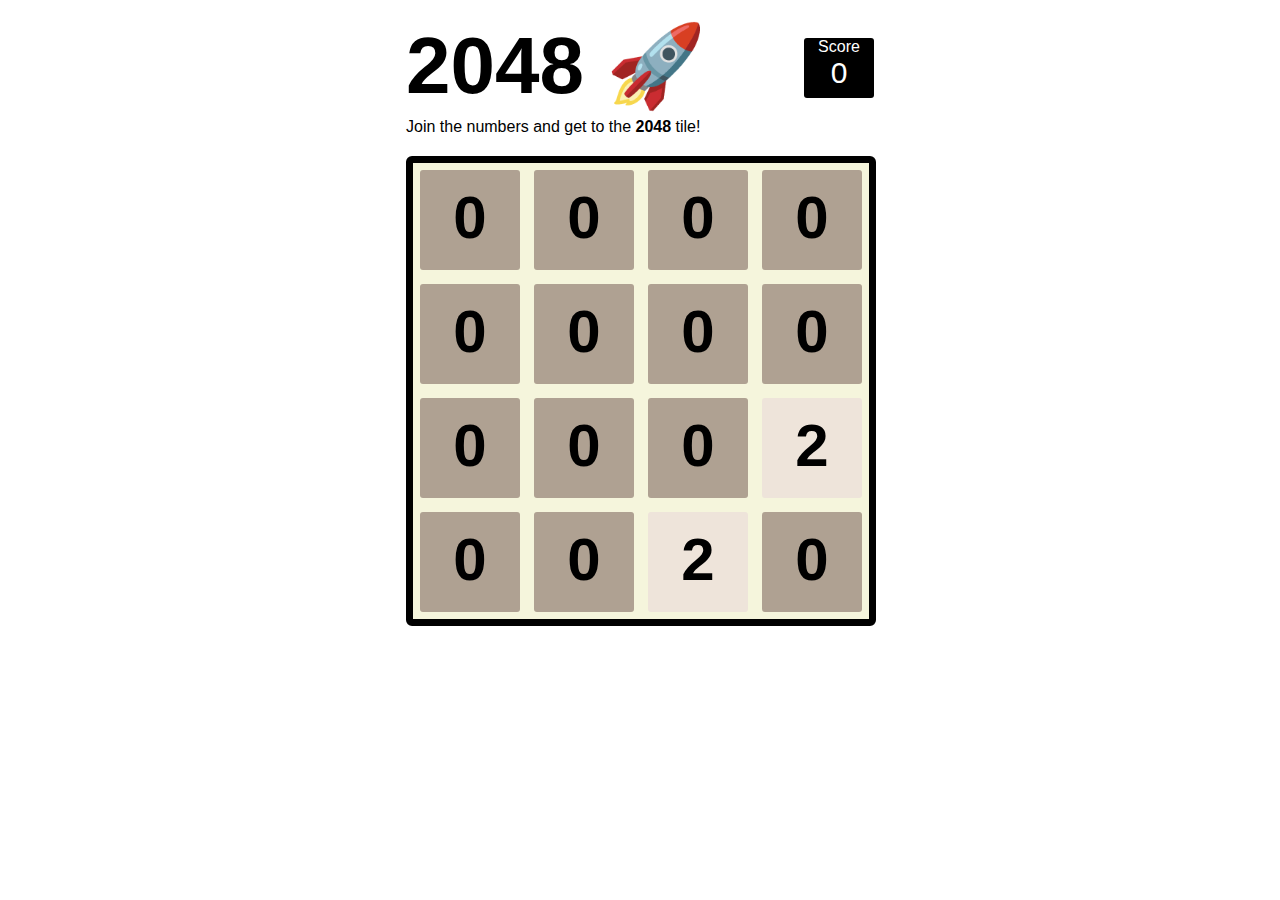
<file: CollectionOfgames/2048/index.html>
<!DOCTYPE html>
<html lang="en">
<head>
    <meta charset="UTF-8">
    <meta http-equiv="X-UA-Compatible" content="IE=edge">
    <meta name="viewport" content="width=device-width, initial-scale=1.0">

    <title>2048</title>
    <link href="style.css" rel="stylesheet" >
</head>

<body>
    <div class="container">
        <div class="info">
            <h1>2048 🚀</h1>
        <div class="score-container">
            <div class="score-title">Score</div>
                <span id="score">0</span>
        </div>
        </div>

        <span id="result">
        Join the numbers and get to the <b>2048</b> tile!</span>
        <div class="grid"></div>
    </div>

    <script src="script.js"></script>
</body>
</html>
</file>
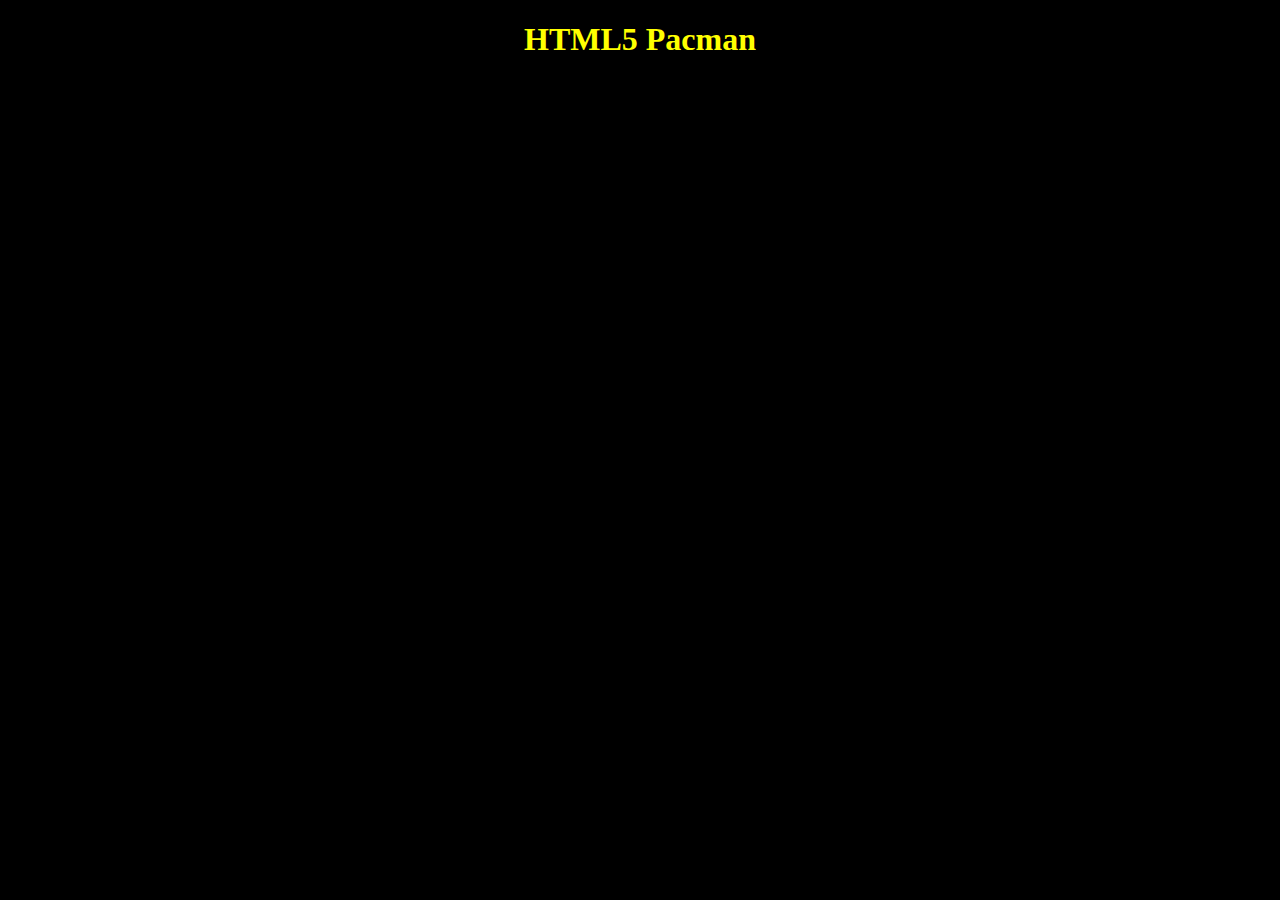
<file: CollectionOfgames/Pacman/index.html>
<!DOCTYPE html>
<html lang="en"
<head>
<title>Pacman</title>
</head>
<body>
<div id="shim">shim for font face</div>
<link rel="stylesheet" href="styles.css">

<h1>HTML5 Pacman</h1>

<div id="pacman"></div>
<script scr="main.js"
</body>
</html>
</file>
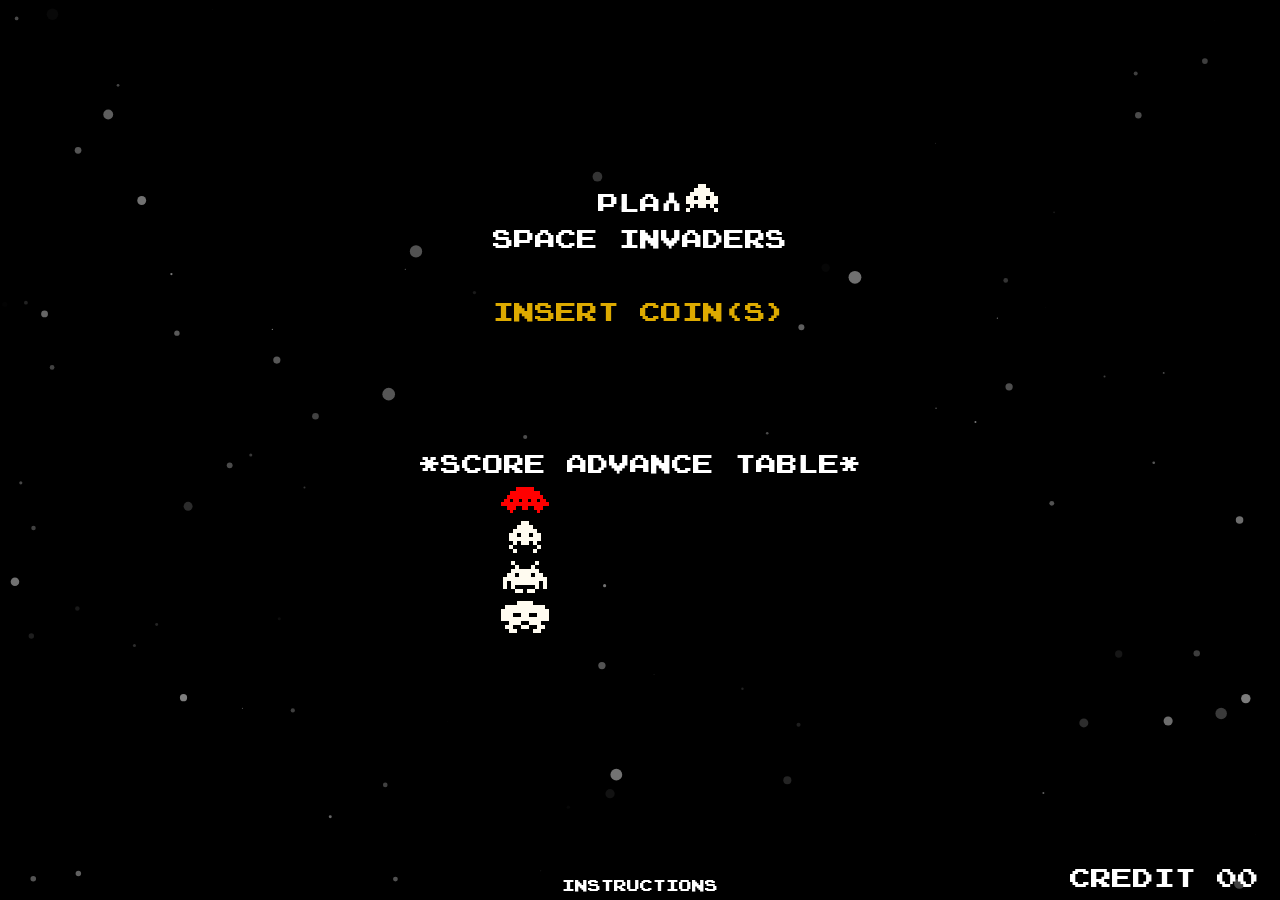
<file: SpaceInvaders.htm>
<!DOCTYPE html>
<html>
  <head>
		<title>Space Invaders</title>
		<meta http-equiv="Content-type" content="text/html; charset=utf-8"> 
		<style type="text/css">
			@font-face {
				font-family: "Press Start 2P";
				src:	url([data-uri]) format('woff'),
						url([data-uri]) format('truetype');
				font-weight: normal;
				font-style: normal;
			}	

			* {margin: 0; padding: 0;}


			html, body {width: 100%; height: 100%; text-align: center; overflow: hidden;}
			canvas {display: block; width: 100%; height: 100%; background: #000; overflow: hidden;}
			#game {width: 100%; height: 100%; overflow: hidden; position: relative;}	


			ol li {list-style-position: inside; line-height: 1.5em;}					
			p {font-family: 'Press Start 2P', cursive;}
			p.text {display: block; color: #fff; font-family: 'Press Start 2P', cursive; font-weight: normal; font-size: 1.3em; text-transform: uppercase; padding: 0; margin: 0;}
			p.menuText {line-height: 2em;}
			p.instructionsText {padding-bottom: 0.5em;}		
			p.scoreText {padding-bottom: 1em;} 
			p.scoreAdvanceText {line-height: 1.5em;} 
			p.creditText, p.livesText {padding: 0 1em 0.5em 0;}
			p.menuHeaderText {font-weight: bold; font-size: 2em; line-height: 3em;}
			p.smallText {font-size: 0.8em; line-height: 2em;}
			p#insertCoins {line-height: 2em;margin-top: 2em;}
			p#copyright {padding-bottom: 0.5em;}
			p#copyright a {text-decoration: none; color: #fff;}
			div.field {display: block; position: absolute; text-align: center;}			
			div.livesField {padding-left: 1em;}
			div.scoreField {padding: 1em;}
			div.menuFieldFrame {padding: 3em; border: 3px solid #0f0; background: #000;}
			div.instructionsFieldFrame {padding: 3em; border: 3px solid #0f0; background: #000; text-align: left;}
			.clickText {cursor: pointer;}
			p#copyright a:hover, .clickText:hover {color: #0f0;}

			/*===================================
				"play" and alien intro animations
			===================================*/ 
			p#play {
				display: block;
				overflow: hidden;
			}			
			#span_container {
				display: inline-block;
				position: relative;	
				line-height: 50px;
				transition: left 4s linear 2s;	
				-webkit-transition: left 4s linear 2s;	
				-moz-transition: left 4s linear 2s;	
			}			
			#span_y {
				display: inline-block;
				position: relative;
				top: -5px;
				transform: rotate(180deg);
				-webkit-transform: rotate(180deg);
				-moz-transform: rotate(180deg);
			}
			#span_y.end {
				top: 0px;
				transform: rotate(0deg);
				-webkit-transform: rotate(0deg);
				-moz-transform: rotate(0deg);
			}			
			#span_img {
				display: inline-block;
				width: 32px;
				height: 32px;
				position: absolute;
				margin-left: 25px;
				background-position: -4px 0px;
				background-repeat: no-repeat;
			}
			#span_img.slide {
				-webkit-transition: left 4s linear 1s;				
				-webkit-animation: animate 8s infinite;
				-moz-transition: left 4s linear 1s;				
				-moz-animation: animate 8s infinite;
				transition: left 4s linear 1s;				
				animation: animate 8s infinite;
			}
			#span_img.end {
				transition: opacity 1s linear 1s;	
				-webkit-transition: opacity 1s linear 1s;
				-moz-transition: opacity 1s linear 1s;				
			}
			@-webkit-keyframes animate {
				0%  	{background-position: -4px 0px;}
				1.99%  	{background-position: -4px 0px;}
				2% 		{background-position: -40px 0px;}
				3.99% 	{background-position: -40px 0px;}
				4% 		{background-position: -4px 0px;}
				5.99% 	{background-position: -4px 0px;}
				6% 		{background-position: -40px 0px;}
				7.99% 	{background-position: -40px 0px;}	
				8% 		{background-position: -4px 0px;}
				9.99% 	{background-position: -4px 0px;}
				10% 	{background-position: -40px 0px;}
				11.99% 	{background-position: -40px 0px;}
				12% 	{background-position: -4px 0px;}
				13.99% 	{background-position: -4px 0px;}
				14% 	{background-position: -40px 0px;}
				15.99% 	{background-position: -40px 0px;}	
				16% 	{background-position: -4px 0px;}
				17.99% 	{background-position: -4px 0px;}
				18% 	{background-position: -40px 0px;}
				19.99% 	{background-position: -40px 0px;}				
				20% 	{background-position: -4px 0px;}
				21.99% 	{background-position: -4px 0px;}
				22% 	{background-position: -40px 0px;}
				23.99% 	{background-position: -40px 0px;}
				24% 	{background-position: -4px 0px;}
				25.99% 	{background-position: -4px 0px;}
				26% 	{background-position: -40px 0px;}
				27.99% 	{background-position: -40px 0px;}
				28% 	{background-position: -4px 0px;}
				29.99% 	{background-position: -4px 0px;}
				30% 	{background-position: -40px 0px;}
				31.99% 	{background-position: -40px 0px;}
				32% 	{background-position: -4px 0px;}
				33.99% 	{background-position: -4px 0px;}
				34% 	{background-position: -40px 0px;}
				35.99% 	{background-position: -40px 0px;}
				36% 	{background-position: -4px 0px;}
				37.99% 	{background-position: -4px 0px;}
				38% 	{background-position: -40px 0px;}
				39.99% 	{background-position: -40px 0px;}
				40% 	{background-position: -4px 0px;}
				41.99% 	{background-position: -4px 0px;}				
				42% 	{background-position: -40px 0px;}
				43.99% 	{background-position: -40px 0px;}	
				44% 	{background-position: -4px 0px;}
				45.99% 	{background-position: -4px 0px;}	
				46% 	{background-position: -40px 0px;}
				47.99% 	{background-position: -40px 0px;}	
				48% 	{background-position: -4px 0px;}
				49.99% 	{background-position: -4px 0px;}	
				50% 	{background-position: -40px 0px;}
				51.99% 	{background-position: -40px 0px;}	
				52% 	{background-position: -4px 0px;}
				53.99% 	{background-position: -4px 0px;}
				54% 	{background-position: -40px 0px;}
				55.99% 	{background-position: -40px 0px;}	
				56% 	{background-position: -4px 0px;}
				57.99% 	{background-position: -4px 0px;}	
				58% 	{background-position: -40px 0px;}
				59.99% 	{background-position: -40px 0px;}	
				60% 	{background-position: -4px 0px;}
				61.99% 	{background-position: -4px 0px;}	
				62% 	{background-position: -40px 0px;}
				63.99% 	{background-position: -40px 0px;}	
				64% 	{background-position: -4px 0px;}
				65.99% 	{background-position: -4px 0px;}
				66% 	{background-position: -40px 0px;}
				67.99% 	{background-position: -40px 0px;}
				68% 	{background-position: -4px 0px;}
				69.99% 	{background-position: -4px 0px;}
				70% 	{background-position: -40px 0px;}
				71.99% 	{background-position: -40px 0px;}
				72% 	{background-position: -4px 0px;}
				73.99% 	{background-position: -4px 0px;}
				74% 	{background-position: -40px 0px;}
				75.99% 	{background-position: -40px 0px;}
				76% 	{background-position: -4px 0px;}				
				77.99% 	{background-position: -4px 0px;}
				78%  	{background-position: -40px 0px;}
				79.99%  {background-position: -40px 0px;}
				80% 	{background-position: -4px 0px;}
				81.99% 	{background-position: -4px 0px;}
				82% 	{background-position: -40px 0px;}
				83.99% 	{background-position: -40px 0px;}
				84% 	{background-position: -4px 0px;}
				85.99% 	{background-position: -4px 0px;}	
				86% 	{background-position: -40px 0px;}
				87.99% 	{background-position: -40px 0px;}
				88% 	{background-position: -4px 0px;}
				89.99% 	{background-position: -4px 0px;}
				90% 	{background-position: -40px 0px;}
				91.99% 	{background-position: -40px 0px;}
				92% 	{background-position: -4px 0px;}
				93.99% 	{background-position: -4px 0px;}	
				94% 	{background-position: -40px 0px;}
				95.99% 	{background-position: -40px 0px;}
				96% 	{background-position: -4px 0px;}
				97.99% 	{background-position: -4px 0px;}
				98% 	{background-position: -40px 0px;}
				99.99% 	{background-position: -40px 0px;}
				100% 	{background-position: -40px 0px;}					
			}	
			@-moz-keyframes animate {
				0%  	{background-position: -4px 0px;}
				1.99%  	{background-position: -4px 0px;}
				2% 		{background-position: -40px 0px;}
				3.99% 	{background-position: -40px 0px;}
				4% 		{background-position: -4px 0px;}
				5.99% 	{background-position: -4px 0px;}
				6% 		{background-position: -40px 0px;}
				7.99% 	{background-position: -40px 0px;}	
				8% 		{background-position: -4px 0px;}
				9.99% 	{background-position: -4px 0px;}
				10% 	{background-position: -40px 0px;}
				11.99% 	{background-position: -40px 0px;}
				12% 	{background-position: -4px 0px;}
				13.99% 	{background-position: -4px 0px;}
				14% 	{background-position: -40px 0px;}
				15.99% 	{background-position: -40px 0px;}	
				16% 	{background-position: -4px 0px;}
				17.99% 	{background-position: -4px 0px;}
				18% 	{background-position: -40px 0px;}
				19.99% 	{background-position: -40px 0px;}				
				20% 	{background-position: -4px 0px;}
				21.99% 	{background-position: -4px 0px;}
				22% 	{background-position: -40px 0px;}
				23.99% 	{background-position: -40px 0px;}
				24% 	{background-position: -4px 0px;}
				25.99% 	{background-position: -4px 0px;}
				26% 	{background-position: -40px 0px;}
				27.99% 	{background-position: -40px 0px;}
				28% 	{background-position: -4px 0px;}
				29.99% 	{background-position: -4px 0px;}
				30% 	{background-position: -40px 0px;}
				31.99% 	{background-position: -40px 0px;}
				32% 	{background-position: -4px 0px;}
				33.99% 	{background-position: -4px 0px;}
				34% 	{background-position: -40px 0px;}
				35.99% 	{background-position: -40px 0px;}
				36% 	{background-position: -4px 0px;}
				37.99% 	{background-position: -4px 0px;}
				38% 	{background-position: -40px 0px;}
				39.99% 	{background-position: -40px 0px;}
				40% 	{background-position: -4px 0px;}
				41.99% 	{background-position: -4px 0px;}				
				42% 	{background-position: -40px 0px;}
				43.99% 	{background-position: -40px 0px;}	
				44% 	{background-position: -4px 0px;}
				45.99% 	{background-position: -4px 0px;}	
				46% 	{background-position: -40px 0px;}
				47.99% 	{background-position: -40px 0px;}	
				48% 	{background-position: -4px 0px;}
				49.99% 	{background-position: -4px 0px;}	
				50% 	{background-position: -40px 0px;}
				51.99% 	{background-position: -40px 0px;}	
				52% 	{background-position: -4px 0px;}
				53.99% 	{background-position: -4px 0px;}
				54% 	{background-position: -40px 0px;}
				55.99% 	{background-position: -40px 0px;}	
				56% 	{background-position: -4px 0px;}
				57.99% 	{background-position: -4px 0px;}	
				58% 	{background-position: -40px 0px;}
				59.99% 	{background-position: -40px 0px;}	
				60% 	{background-position: -4px 0px;}
				61.99% 	{background-position: -4px 0px;}	
				62% 	{background-position: -40px 0px;}
				63.99% 	{background-position: -40px 0px;}	
				64% 	{background-position: -4px 0px;}
				65.99% 	{background-position: -4px 0px;}
				66% 	{background-position: -40px 0px;}
				67.99% 	{background-position: -40px 0px;}
				68% 	{background-position: -4px 0px;}
				69.99% 	{background-position: -4px 0px;}
				70% 	{background-position: -40px 0px;}
				71.99% 	{background-position: -40px 0px;}
				72% 	{background-position: -4px 0px;}
				73.99% 	{background-position: -4px 0px;}
				74% 	{background-position: -40px 0px;}
				75.99% 	{background-position: -40px 0px;}
				76% 	{background-position: -4px 0px;}				
				77.99% 	{background-position: -4px 0px;}
				78%  	{background-position: -40px 0px;}
				79.99%  {background-position: -40px 0px;}
				80% 	{background-position: -4px 0px;}
				81.99% 	{background-position: -4px 0px;}
				82% 	{background-position: -40px 0px;}
				83.99% 	{background-position: -40px 0px;}
				84% 	{background-position: -4px 0px;}
				85.99% 	{background-position: -4px 0px;}	
				86% 	{background-position: -40px 0px;}
				87.99% 	{background-position: -40px 0px;}
				88% 	{background-position: -4px 0px;}
				89.99% 	{background-position: -4px 0px;}
				90% 	{background-position: -40px 0px;}
				91.99% 	{background-position: -40px 0px;}
				92% 	{background-position: -4px 0px;}
				93.99% 	{background-position: -4px 0px;}	
				94% 	{background-position: -40px 0px;}
				95.99% 	{background-position: -40px 0px;}
				96% 	{background-position: -4px 0px;}
				97.99% 	{background-position: -4px 0px;}
				98% 	{background-position: -40px 0px;}
				99.99% 	{background-position: -40px 0px;}
				100% 	{background-position: -40px 0px;}					
			}	

			/*=========================/ 
				typewriting animations 
			/=========================*/ 
			ul#scoreAdvanceTable {text-align: left;}
			ul#scoreAdvanceTable li {margin-left: 19%; line-height: 2em;}
			ul#scoreAdvanceTable li span {display: inline-block; height: 32px; width: 48px; text-align: center;}
			p.typewrite {display: inline-block; white-space: nowrap; overflow: hidden; margin-left: 1em;}	
			.startTypewrite {width: 0;}
			ul#scoreAdvanceTable li span#span_score_mystery {width: 88px; width: 48px;}
			ul#scoreAdvanceTable li span#span_score_30 {width: 32px;}
			ul#scoreAdvanceTable li span#span_score_20 {width: 44px;}
			ul#scoreAdvanceTable li span#span_score_10 {width: 48px;}
			
		</style>
		<script type="text/javascript">

			(function() {

				var microSpaceInvaders = function() {
					
					//!!!!!!!!!!!!!!!!!!!!!!!!!!!!!!!!!!!!!!!!!!!!!!!!!!!!!!!!!!!!
					// helpers 
					//!!!!!!!!!!!!!!!!!!!!!!!!!!!!!!!!!!!!!!!!!!!!!!!!!!!!!!!!!!!!

					// element selector
					var $ = function(selector, el) {  
						if (!el) {el = document;}  
						return el.querySelector(selector);  
					};		
					
					(function() {
						var lastTime = 0;
						var vendors = ['ms', 'moz', 'webkit', 'o'];
						for(var x = 0; x < vendors.length && !window.requestAnimationFrame; ++x) {
							window.requestAnimationFrame = window[vendors[x]+'requestAnimationFrame'];
							window.cancelAnimationFrame = window[vendors[x]+'CancelAnimationFrame'] || window[vendors[x]+'CancelrequestAnimationFrame'];
						}
					 
						if (!window.requestAnimationFrame)
							window.requestAnimationFrame = function(callback, element) {
								var currTime = new Date().getTime();
								var timeToCall = Math.max(0, 16 - (currTime - lastTime));
								var id = window.setTimeout(function() { callback(currTime + timeToCall); }, timeToCall);
								lastTime = currTime + timeToCall;
								return id;
							};
					 
						if (!window.cancelAnimationFrame)
							window.cancelAnimationFrame = function(id) {
								clearTimeout(id);
							};
					})();
					
					
					//!!!!!!!!!!!!!!!!!!!!!!!!!!!!!!!!!!!!!!!!!!!!!!!!!!!!!!!!!!!!
					// game objects 
					//!!!!!!!!!!!!!!!!!!!!!!!!!!!!!!!!!!!!!!!!!!!!!!!!!!!!!!!!!!!!												
					var container = $("#game"); 
					var img, canvas, context, frameCounter, isGameOver, runningAnimation;
					//var spriteSheet = "si_sprite_sheet_bw.png";
					var spriteSheet = "[data-uri]%3D";					
					
					var sprites = {
						alien_1: 			{	id: "alien_1",										
												width: 32,
												height: 32,
												tiles: [{x: 4, y: 4}, {x: 40, y: 4}]
						},
						alien_2: 			{	id: "alien_2",										
												width: 44,
												height: 32,
												tiles: [{x: 4, y: 40}, {x: 56, y: 40}]
						},
						alien_3:			{	id: "alien_3",										
												width: 48,
												height: 32,
												tiles: [{x: 4, y: 76}, {x: 60, y: 76}]
						},
						flyingSaucer:		{	id: "flyingSaucer",										
												width: 48,
												height: 28,
												tiles: [{x: 4, y: 128}]
						},
						cannon:				{	id: "cannon",
												width: 52,
												height: 32,
												tiles: [{x: 4, y: 160}, {x: 60, y: 160}]
						},
						cannonBullet:		{	id: "cannonBullet",
												width: 4,
												height: 28,
												tiles: [{x: 4, y: 200}]								
						},
						alienBullet:		{	id: "alienBullet",
												width: 12,
												height: 28,
												tiles: [{x: 12, y: 200}]								
						},
						alienExplosion:		{	id: "alienExplosion",
												width: 52,
												height: 28,
												tiles: [{x: 32, y: 200}]								
						},
						saucerExplosion:	{	id: "saucerExplosion",
												width: 52,
												height: 28,
												tiles: [{x: 88, y: 200}]								
						},
						bunkerFull:			{	id: "bunkerFull",
												width: 24,
												height: 24,
												tiles: [{x: 4, y: 232}, {x: 32, y: 232}, {x: 60, y: 232}, {x: 88, y: 232}]								
						},
						bunkerTopLeft:		{	id: "bunkerTopLeft",
												width: 24,
												height: 24,
												tiles: [{x: 4, y: 260}, {x: 32, y: 260}, {x: 60, y: 260}, {x: 88, y: 260}]								
						},
						bunkerTopRight:		{	id: "bunkerTopRight",
												width: 24,
												height: 24,
												tiles: [{x: 4, y: 288}, {x: 32, y: 288}, {x: 60, y: 288}, {x: 88, y: 288}]								
						},
						bunkerBottomLeft:	{	id: "bunkerBottomLeft",
												width: 24,
												height: 24,
												tiles: [{x: 4, y: 316}, {x: 32, y: 316}, {x: 60, y: 316}, {x: 88, y: 316}]								
						},
						bunkerBottomRight:	{	id: "bunkerBottomRight",
												width: 24,
												height: 24,
												tiles: [{x: 4, y: 344}, {x: 32, y: 344}, {x: 60, y: 344}, {x: 88, y: 344}]								
						}
					};					
					
					var sprite = function(e) {
						this.typeOf = "sprite";
						this.sprite = e.sprite;
						this.tileId = 0;
						this.x = e.x;
						this.y = e.y;
					};
					
					var ship = function(e) {
						this.base = new sprite(e);
						for (var i in this.base) {this[i] = this.base[i];}
						
						this.typeOf = "ship";
						this.points = e.points;
						this.state = "alive";							
						
						this.collide = function(o) {
							return (this.state == "alive" && o.y >= this.y && o.y <= this.y+this.sprite.height && o.x >= this.x && o.x <= this.x+this.sprite.width);
						};
						
						this.touchBorder = function() {
							if(aliens.alienSpeedX > 0) {
								var rightX = this.x+aliens.alienSquareWidth+5;
								return ( rightX >= canvas.width );
							} else {
								var leftX = this.x-(aliens.alienSquareWidth-this.sprite.width)/2;
								return ( leftX <= 0 );
							}
						};
						
						this.setSprite = function(sprite) {
							this.sprite = sprite;
						};
						
						this.setState = function(state) {
							this.state = state;
						};
					};
					
					var flyingSaucerShip = function(e) {
						this.base = new ship(e);
						for (var i in this.base) 
						{
							if (i == "base") continue;								
							this[i] = this.base[i];
						}
						
						this.typeOf = "flyingSaucerShip";
					};
					
					var bullet = function(e) {
						this.base = new sprite(e);
						for (var i in this.base) {this[i] = this.base[i];}
						
						this.typeOf = "bullet";
						
						this.collide = function(o) {
							return ( 
								// aliens
								(this.y+this.sprite.height >= o.y && this.y <= o.y && this.x+this.sprite.width >= o.x && this.x <= o.x+o.sprite.width)
								||
								// human
								(o.state == "alive" && this.y <= o.y+o.sprite.height && this.y >= o.y && this.x+this.sprite.width >= o.x && this.x <= o.x+o.sprite.width)
							);
						};
					};
					
					var bunker = function(e) {
						this.typeOf = "bunker";
						this.x = e.x;
						this.y = e.y;
						this.blocks = [	new sprite({sprite: sprites.bunkerTopLeft, x: this.x, y: this.y}),
										new sprite({sprite: sprites.bunkerFull, x: this.x + sprites.bunkerFull.width, y: this.y}),
										new sprite({sprite: sprites.bunkerFull, x: this.x + 2*sprites.bunkerFull.width, y: this.y}),
										new sprite({sprite: sprites.bunkerTopRight, x: this.x + 3*sprites.bunkerFull.width, y: this.y}),
										new sprite({sprite: sprites.bunkerFull, x: this.x, y: this.y + sprites.bunkerFull.height}),
										new sprite({sprite: sprites.bunkerBottomRight, x: this.x + sprites.bunkerFull.width, y: this.y + sprites.bunkerFull.height}),
										new sprite({sprite: sprites.bunkerBottomLeft, x: this.x + 2*sprites.bunkerFull.width, y: this.y + sprites.bunkerFull.height}),
										new sprite({sprite: sprites.bunkerFull, x: this.x + 3*sprites.bunkerFull.width, y: this.y + sprites.bunkerFull.height}),
										new sprite({sprite: sprites.bunkerFull, x: this.x, y: this.y + 2*sprites.bunkerFull.height}),
										new sprite({sprite: sprites.bunkerFull, x: this.x + 3*sprites.bunkerFull.width, y: this.y + 2*sprites.bunkerFull.height}) ];
					};
					
					//!!!!!!!!!!!!!!!!!!!!!!!!!!!!!!!!!!!!!!!!!!!!!!!!!!!!!!!!!!!!
					// sky background 
					//!!!!!!!!!!!!!!!!!!!!!!!!!!!!!!!!!!!!!!!!!!!!!!!!!!!!!!!!!!!!						
					var sky = {
						stars: null,
						starsLayer: 3,
						k_star_number: 30,
						
						init: function() {
							this.stars = [];
							for (var n = 0; n < this.starsLayer; n++) {
								this.stars.push([]);

								// star params: [0]: x, [1]: y, [2]: random starRadius, [3]: random star transparency, [4]: max star radius, [5]: speed 
								for (var i = 0; i < this.k_star_number; i++) {
									this.stars[n].push([Math.random() * canvas.width, Math.random() * canvas.height, Math.random() * (n*2+3), Math.random()/2, (n*2+3), (n*2+3)-2]);
								}
							}
						},
						
						drawStars: function() {
							var star, x, y, radius, alpha, maxRadius, speed;
							for (var n = 0, nl = this.stars.length; n < nl; n++) {
								for (var i = 0, il = this.stars[n].length; i < il; i++) {
									star = this.stars[n][i];
									x = star[0];
									y = star[1];
									radius = star[2];
									alpha = star[3];
									maxRadius = star[4];
									speed = star[5];
									
									// draw
									context.fillStyle = 'rgba(255, 255, 255, ' + alpha + ')';
									context.beginPath();
									context.arc(x, y, radius, 0, Math.PI * 2, true);
									context.closePath();
									context.fill();
									
									// draw 8 bit
									// square style stars
									/*
									context.fillStyle = 'rgba(255, 255, 255, ' + alpha + ')';
									context.fillRect(x, y, radius, radius);
									*/
									/*
									// plus style stars
									context.fillStyle = 'rgba(255, 255, 255, ' + alpha + ')';
									context.lineWidth = 1;
									context.beginPath();
									context.moveTo(x, 				y);
									context.lineTo(x+radius, 		y);				
									context.lineTo(x+radius, 		y+radius);
									context.lineTo(x+(2*radius),	y+radius);
									context.lineTo(x+(2*radius), 	y+(2*radius));
									context.lineTo(x+radius, 		y+(2*radius));
									context.lineTo(x+radius, 		y+(3*radius));				
									context.lineTo(x, 				y+(3*radius));
									context.lineTo(x, 				y+(2*radius));
									context.lineTo(x-radius, 		y+(2*radius));
									context.lineTo(x-radius, 		y+radius);
									context.lineTo(x, 				y+radius);				
									context.lineTo(x, 				y);
									context.fill();	
									*/									
									
									// recreate if out of screen
									if (x - radius < 0) {
										star[0] = canvas.width - radius;
										star[2] = Math.random() * maxRadius;
										star[1] = Math.random() * canvas.height;
										star[3] = Math.random() / 2;
									} 
									// move
									else {
										star[0] -= speed;
									}
								}
							}
						}
					};
					
					//!!!!!!!!!!!!!!!!!!!!!!!!!!!!!!!!!!!!!!!!!!!!!!!!!!!!!!!!!!!!
					// aliens 
					//!!!!!!!!!!!!!!!!!!!!!!!!!!!!!!!!!!!!!!!!!!!!!!!!!!!!!!!!!!!!
					var aliens = {
						flyingSaucer: null, 
						alienBullet: null, 
						flyingSaucerTimer: null, 
						arrAliens: null, 
						alienBorderCollision: null,
						alienBulletSpeed: 10,
						nAlienRows: 5,
						nAliensByRow: 11,
						alienSquareWidth: 60,
						alienSquareHeight: 40,
						alienSpeedX: 10,
						alienSpeedY: 40,
						alienInitialY: 160,
						flyingSaucerInitialY: 100,
						flyingSaucerSpeed: 4,
					
						init: function() {
							this.alienBorderCollision = true;
							this.flyingSaucer = null;
							this.flyingSaucerTimer = new Date().getTime();
							this.alienBullet = null;	
							this.arrAliens = [];
							this.alienSpeedX = 10;
							
							var sprite, points;
							for (var r = 0; r < this.nAlienRows; r++)
							{
								if (r == 0)
								{
									sprite = sprites.alien_1;
									points = 30;
								}
								if (r > 0 && r < 3)
								{
									sprite = sprites.alien_2;
									points = 20;
								}
								if (r > 2 && r < 5)
								{
									sprite = sprites.alien_3;
									points = 10;
								}
								
								for (var a = 0; a < this.nAliensByRow; a++)
								{
									this.arrAliens.push(new ship({	sprite: sprite, 
																	x: (a*this.alienSquareWidth)+(this.alienSquareWidth-sprite.width)/2, 
																	y: r*this.alienSquareHeight+this.alienInitialY, 
																	points: points	}));
								}							
							}
						},
						
						updateAliens: function() {
							var a;
							var upd = {x: 0, y: 0, tile: 1};

							var moveX = this.alienSpeedX;
							var moveY = 0;
							for (var i = 0; i < this.arrAliens.length; i++)
							{								
								a = this.arrAliens[i];
								
								if (a.state == "striked")
								{
									this.arrAliens.splice(i, 1);
									i = 0;
									continue;
								}
								
								// check alien collision with canvas borders
								if (a.touchBorder() && !this.alienBorderCollision)
								{			
									this.alienBorderCollision = !this.alienBorderCollision;

									moveX = 0;
									moveY = this.alienSpeedY;
									this.alienSpeedX *= -1;									
									break;
								}
								
								// check alien collision with player
								if (a.y+a.sprite.height >= human.cannon.y)
									isGameOver = true;
							}
							
							if (moveX != 0)
								this.alienBorderCollision = !this.alienBorderCollision;
							
							upd.x = moveX;
							upd.y = moveY;
							
							return upd;
						},
						
						drawAlienShips: function(upd) {
							var a;
							for (var i = 0; i < this.arrAliens.length; i++)
							{								
								a = this.arrAliens[i];

								if (a.state == "striked")
									a.setSprite(sprites.alienExplosion);

								a.x += upd.x;
								a.y += upd.y;								
								a.tileId += upd.tile; 
								if (a.tileId >= a.sprite.tiles.length)
									a.tileId = 0;
								
								context.drawImage(img, a.sprite.tiles[a.tileId].x, a.sprite.tiles[a.tileId].y, a.sprite.width, a.sprite.height, a.x, a.y, a.sprite.width, a.sprite.height);
							}	
						},
						
						updateFlyingSaucer: function() {
							return (this.flyingSaucer && this.flyingSaucer.state == "striked");
						},
						
						drawFlyingSaucer: function(fs) {
							var time = new Date().getTime();														
							if (!this.flyingSaucer)
							{
								if (time - this.flyingSaucerTimer >= 10000)
								{
									this.flyingSaucer = new flyingSaucerShip({	sprite: sprites.flyingSaucer, 
																				x: canvas.width, 
																				y: this.flyingSaucerInitialY, 
																				points: 100	});
								}
							}
							else
							{
								if (this.flyingSaucer.state == "striked")
									this.flyingSaucer.sprite = sprites.saucerExplosion;
								
								if (this.flyingSaucer.x <= -sprites.flyingSaucer.width || fs)
								{
									this.flyingSaucer = null;
									this.flyingSaucerTimer = time;
								}
								else
								{
									this.flyingSaucer.x -= this.flyingSaucerSpeed;
									context.drawImage(img, this.flyingSaucer.sprite.tiles[0].x, this.flyingSaucer.sprite.tiles[0].y, this.flyingSaucer.sprite.width, this.flyingSaucer.sprite.height, this.flyingSaucer.x, this.flyingSaucer.y, this.flyingSaucer.sprite.width, this.flyingSaucer.sprite.height);
								}
							}
						},

						drawAliens: function() {
							var fs;
							var al = {x: 0, y: 0, tile: 0};

							if (frameCounter == 33)
							{
								al = this.updateAliens();
								fs = this.updateFlyingSaucer(); 
								frameCounter = 0;
							}
							else
							{
								frameCounter++;
							}
							
							this.drawAlienShips(al);							
							this.drawFlyingSaucer(fs);
						},
						
						drawAlienBullet: function() {
							if (this.alienBullet) {
								var bulletOnScreen = true;
								this.alienBullet.y += this.alienBulletSpeed;
								
								// alienBullet outside borders
								if (this.alienBullet.y >= canvas.height)
									bulletOnScreen = false;
								
								// alienBullet hits cannon
								if (bulletOnScreen) {
									if (this.alienBullet.collide(human.cannon))
									{									
										lives.nLives--;
										if (lives.nLives == 0) human.cannon.tileId++;
										bulletOnScreen = false;
									}
								}
								
								// alienBullet hits bunker
								if (bulletOnScreen) {								
									var bk, block;
									for (var i = 0, j = bunkers.arrBunker.length; i < j; i++)
									{
										bk = bunkers.arrBunker[i];
										for (var k = 0, x = bk.blocks.length; k < x; k++)
										{
											block = bk.blocks[k]; 
											if (this.alienBullet.collide(block))
											{									
												block.tileId++;												
												if (block.tileId >= block.sprite.tiles.length)
												{
													bk.blocks.splice(k, 1);
												}												
												bulletOnScreen = false;												
												break;	
											}
										}
									}
								}
								
								// alienBullet on bottom line
								if (bulletOnScreen && this.alienBullet.y+this.alienBullet.sprite.height >= lives.lineY) {
									var strInterrupts = lives.lineInterrupts.join();

									if (strInterrupts.indexOf(this.alienBullet.x.toString()) < 0)
										lives.lineInterrupts.push(this.alienBullet.x);
								}

								// draw or remove bullet
								if (bulletOnScreen)
									context.drawImage(img, this.alienBullet.sprite.tiles[0].x, this.alienBullet.sprite.tiles[0].y, this.alienBullet.sprite.width, this.alienBullet.sprite.height, this.alienBullet.x, this.alienBullet.y, this.alienBullet.sprite.width, this.alienBullet.sprite.height);
								else
									this.alienBullet = null;
							}
							else {
								var alienIdx = Math.floor((this.arrAliens.length+1)*Math.random());
								if (this.arrAliens[alienIdx]) {
									this.alienBullet = new bullet({	sprite: sprites.alienBullet, 
																	x: this.arrAliens[alienIdx].x+this.arrAliens[alienIdx].sprite.width/2, 
																	y: this.arrAliens[alienIdx].y	});
								}
							}
						}
					};
					
					//!!!!!!!!!!!!!!!!!!!!!!!!!!!!!!!!!!!!!!!!!!!!!!!!!!!!!!!!!!!!
					// cannon 
					//!!!!!!!!!!!!!!!!!!!!!!!!!!!!!!!!!!!!!!!!!!!!!!!!!!!!!!!!!!!!
					var human = {
						cannon: null, 
						cannonBullet: null, 
						moveCannon: null, 
						cannonFire: null,						
						cannonSpeed: 8,						
						cannonBulletSpeed: 10,
						score: 0,
						credit: 0,
						
						init: function() {
							this.moveCannon = "N";
							this.cannonFire = false;
							this.cannonBullet = null;
							this.score = 0;
							
							this.cannon = new ship({	sprite: sprites.cannon, 
														x: (canvas.width/2) - (sprites.cannon.width/2), 
														y: (canvas.height-55) - sprites.cannon.height });
						},
						
						drawCannon: function() {
							if (!isGameOver) {
								switch (this.moveCannon)
								{
									case "L":
										if (this.cannon.x >= 0)
											this.cannon.x += -this.cannonSpeed;
										break;
									case "R":
										if (this.cannon.x <= canvas.width-this.cannon.sprite.width)
											this.cannon.x += this.cannonSpeed;
										break;
									default:
										this.cannon.x += 0;
										break;
								}
							}

							// update for window resizing
							this.cannon.y = (canvas.height-55) - sprites.cannon.height;						
							context.drawImage(img, this.cannon.sprite.tiles[this.cannon.tileId].x, this.cannon.sprite.tiles[this.cannon.tileId].y, this.cannon.sprite.width, this.cannon.sprite.height, this.cannon.x, this.cannon.y, this.cannon.sprite.width, this.cannon.sprite.height);
						},
						
						drawCannonBullet: function() {		
							// cannonBullet exists
							if (this.cannonBullet) {
								var bulletOnScreen = true;							
								this.cannonBullet.y -= this.cannonBulletSpeed;
								
								// collision with canvas upper border
								if (this.cannonBullet.y <= 0)
									bulletOnScreen = false;

								// collision with alien bullet
								if (bulletOnScreen) {
									if (aliens.alienBullet && this.cannonBullet.collide(aliens.alienBullet)) {
										aliens.alienBullet = null;
										bulletOnScreen = false;
									}
								}
								
								// collision with flyingSaucer
								if (bulletOnScreen) {
									if (aliens.flyingSaucer && this.cannonBullet.collide(aliens.flyingSaucer))
									{									
										aliens.flyingSaucer.setState("striked");
										this.score += aliens.flyingSaucer.points;
										bulletOnScreen = false;									
									}
								}
								
								// collision with alien
								if (bulletOnScreen) {								
									var a;
									for (var i = 0; i < aliens.arrAliens.length; i++)
									{
										a = aliens.arrAliens[i];
										if (this.cannonBullet.collide(a))
										{						
											a.setState("striked");
											this.score += a.points;
											bulletOnScreen = false;
											break;
										}
									}
								}
								
								// collision with bunker
								if (bulletOnScreen) {								
									var bk, block;
									for (var i = 0, j = bunkers.arrBunker.length; i < j; i++)
									{
										bk = bunkers.arrBunker[i];
										for (var k = 0, x = bk.blocks.length; k < x; k++)
										{
											block = bk.blocks[k]; 
											if (this.cannonBullet.collide(block))
											{									
												block.tileId++;												
												if (block.tileId >= block.sprite.tiles.length)
												{
													bk.blocks.splice(k, 1);
												}												
												bulletOnScreen = false;
												break;	
											}
										}
									}
								}
								
								// draw or remove bullet
								if (bulletOnScreen)
									context.drawImage(img, this.cannonBullet.sprite.tiles[0].x, this.cannonBullet.sprite.tiles[0].y, this.cannonBullet.sprite.width, this.cannonBullet.sprite.height, this.cannonBullet.x, this.cannonBullet.y, this.cannonBullet.sprite.width, this.cannonBullet.sprite.height);
								else
									this.cannonBullet = null;
							}
							// create bullet
							else if (this.cannonFire)
							{
								if (!isGameOver) {
									this.cannonBullet = new bullet({	sprite: sprites.cannonBullet, 
																		x: this.cannon.x+(this.cannon.sprite.width/2)-sprites.cannonBullet.width/2, 
																		y: this.cannon.y	});
								}
							}
						}
					};
					
					//!!!!!!!!!!!!!!!!!!!!!!!!!!!!!!!!!!!!!!!!!!!!!!!!!!!!!!!!!!!!
					// bunkers 
					//!!!!!!!!!!!!!!!!!!!!!!!!!!!!!!!!!!!!!!!!!!!!!!!!!!!!!!!!!!!!
					var bunkers = {
						arrBunker: null,
						nBunkers: 4,
						
						init: function() {
							this.arrBunker = [];
							var x, y;
							for (var i = 0; i < this.nBunkers; i++)
							{
								x = (canvas.width / (this.nBunkers*2)) - ((sprites.bunkerFull.width*4) / 2) + (i * (canvas.width / this.nBunkers)); 
								y = (canvas.height-180);
								this.arrBunker.push(new bunker({x: x, y: y}));
							}
						},
						
						drawBunkers: function() {
							var bk, block;
							for (var i = 0, b = this.arrBunker.length; i < b; i++)
							{
								bk = this.arrBunker[i];
								for (var j = 0, t = bk.blocks.length; j < t; j++)
								{
									block = bk.blocks[j];
									context.drawImage(img, block.sprite.tiles[block.tileId].x, block.sprite.tiles[block.tileId].y, block.sprite.width, block.sprite.height, block.x, block.y, block.sprite.width, block.sprite.height);
								}
							}							
						}
					};
					
					//!!!!!!!!!!!!!!!!!!!!!!!!!!!!!!!!!!!!!!!!!!!!!!!!!!!!!!!!!!!!
					// lives 
					//!!!!!!!!!!!!!!!!!!!!!!!!!!!!!!!!!!!!!!!!!!!!!!!!!!!!!!!!!!!!
					var lives = {
						nLives: 3,
						lineY: 0,
						lineHeight: 5,
						lineInterrupts: [],
						lineImageData: null,
						
						init: function() {
							this.nLives = 3;
							this.lineInterrupts = [];
							this.lineImageData = null;
							this.lineY = canvas.height-50;

							var txtArea = new textHelper.textArea({	cls: "field livesField", 
																	childs: [textHelper.writeText({cls: "text livesText", id: "livesPlayer1", text: this.nLives})],
																	appendTo: container,
																	left: "0px",
																	bottom: "0px" });
						},
						
						sortInterrupts: function(a, b) {
							return a - b;
						},

						drawLine: function() {
							// draw a line (with interrupts due to alienBullet fall)
							context.fillStyle = "rgba(0,255,0,255)";
							var	rectX = 0,
								rectWidth = canvas.width;
								
							lives.lineInterrupts.sort(this.sortInterrupts);

							for(var i = 0; i < this.lineInterrupts.length; i++) {		
								rectWidth = this.lineInterrupts[i] - rectX;
								context.fillRect(rectX, this.lineY, rectWidth, this.lineHeight);
								rectX = this.lineInterrupts[i]+sprites.alienBullet.width;									
							}
							
							rectWidth = canvas.width - rectX;
							context.fillRect(rectX, this.lineY, rectWidth, this.lineHeight);							
						},
						
						drawLives: function() {
							this.drawLine();
							
							var x, y;
							for (var i = 0; i < this.nLives; i++) {
								y = (canvas.height-sprites.cannon.height-7);
								x = (sprites.cannon.width+i*(sprites.cannon.width*1.5));
								
								c = new ship({	sprite: sprites.cannon, 
												x: (canvas.width/2)-(sprites.cannon.width/2), 
												y: (canvas.height-sprites.cannon.height) });
								
								context.drawImage(img, sprites.cannon.tiles[0].x, sprites.cannon.tiles[0].y, sprites.cannon.width, sprites.cannon.height, x, y, sprites.cannon.width, sprites.cannon.height);
							}
							
							if (!isGameOver)
								textHelper.updateText("#livesPlayer1", this.nLives);
						}
					};
					
					//!!!!!!!!!!!!!!!!!!!!!!!!!!!!!!!!!!!!!!!!!!!!!!!!!!!!!!!!!!!!
					// text on screen 
					//!!!!!!!!!!!!!!!!!!!!!!!!!!!!!!!!!!!!!!!!!!!!!!!!!!!!!!!!!!!!
					var textHelper = {					
						textArea: function(o) {
							this.div = document.createElement("div");
							if (o.id) this.div.id = o.id;
							this.div.className = o.cls;
							this.childs = o.childs;
							this.appendTo = o.appendTo;
							if (o.width) this.div.style.width = o.width + "px";
							
							this.appendTo.appendChild(this.div);
							
							if (this.childs) {
								for (var i=0, j=this.childs.length; i < j; i++)
									this.div.appendChild(this.childs[i]);
							}	

							this.set = function(o) {
								var left, top, right, bottom;		
								if (o.position)
								{
									switch(o.position)
									{
										case "centerBottom":
											left = ( (canvas.width/2) - this.div.offsetWidth/2 ) + "px";
											bottom = 0 + "px";
											break;
										case "centerHV":
											left = ( (canvas.width/2) - this.div.offsetWidth/2 ) + "px";
											top = ( canvas.height/2 - this.div.offsetHeight/2 ) + "px"; 
											break;
										case "centerH":
											left = ( (canvas.width/2) - this.div.offsetWidth/2 ) + "px";
											break;
									}
								}

								if (o.left) left = o.left;
								if (o.top) top = o.top;
								if (o.bottom) bottom = o.bottom;
								if (o.right) right = o.right;

								this.div.style.left = left;
								this.div.style.top = top;
								this.div.style.bottom = bottom;
								this.div.style.right = right;
							};
							
							this.set(o);

							return this;
						},
						
						removeTextArea: function(id) {
							container.removeChild(document.querySelector("#" + id));
						},
						
						writeText: function(o) {
							var p = document.createElement("p");
							p.className = o.cls;
							
							if (o.id) p.id = o.id;
							if (o.text) p.appendChild(document.createTextNode(o.text));						
							if (o.innerhtml) p.innerHTML = o.innerhtml;						
							if (o.onclick) {p.onclick = o.onclick;}		
							
							return p;
						},
						
						// instruction sequence is important in Firefox				
						typewrite: function(str) {
							var p, nChar, d = 2;
							var arrP = document.querySelectorAll(str);
							for (var i = 0; i < arrP.length; i++)
							{					
								p = arrP[i];
								
								p.className += " typewrite ";
								
								nChar = p.textContent.length;
								
								// set @keyframes using CSSOM: "from" and "to" are derived from <p> offsetWidth
								var style = document.documentElement.appendChild(document.createElement("style"));
								var rule =	p.id + "_typing {from {width: 0} to {width: " + nChar + "em}}";	// setting width this way avoids problems due to @fontface loading delay							 
								// WebKit
								if (CSSRule.WEBKIT_KEYFRAMES_RULE) { 
									style.sheet.insertRule("@-webkit-keyframes " + rule, 0);
								}
								// Mozilla
								else if (CSSRule.MOZ_KEYFRAMES_RULE) { 
									style.sheet.insertRule("@-moz-keyframes " + rule, 0);
								}
								// W3C
								else if (CSSRule.KEYFRAMES_RULE) { 
									style.sheet.insertRule("@keyframes " + rule, 0);
								}
								///
								
								// set .end class for animation end
								//rule = "{width: " + nChar + "em;}";
								rule = "{width: auto;}";
								style.sheet.insertRule("#" + p.id + ".end" + rule, 0);
								///
								
								// set animation: steps # is derived from text length inside <p>							
								p.style["animation"] = p.id + "_typing " + d + "s steps(" + nChar + ", end) " + i * d + "s";
								p.style["-webkit-animation"] = p.id + "_typing " + d + "s steps(" + nChar + ", end) " + i * d + "s";
								p.style["MozAnimation"] = p.id + "_typing " + d + "s steps(" + nChar + ", end) " + i * d + "s";
								p.style["-ms-animation"] = p.id + "_typing " + d + "s steps(" + nChar + ", end) " + i * d + "s";
								///
								
								p.className += " startTypewrite ";

								p.addEventListener("animationend", this.typewrite_cb, false);
								p.addEventListener("webkitAnimationEnd", this.typewrite_cb, false);
							}		

							return d*arrP.length;
						},
						
						typewrite_cb: function(e) {
							e.target.className += " end ";
						},
						
						changeTextColor: function(id, color) {
							var p = $(id);
							if (!color) {
								var blocks = "0123456789ABCDEF";
								color = "#";
								for (var i = 0; i < 3; i++) {
									color += blocks.substr(Math.random()*blocks.length, 1);
								}
							}							
							if (p) p.style.color = color;							
						},
						
						updateText: function(id, val, pad) {
							var txt = $(id);
							txt.innerHTML = (pad == null) ? val : textHelper.pad(val, 4, '0', 'L');
						},
						
						removeText: function(id) {
							var txt = $(id);
							if (txt) txt.parentNode.removeChild(txt);
						},
						
						pad: function(str, len, chr, side) {
							var add = '';
							str = str.toString();						
							while (add.length < (len-str.length)) {
								add += chr;
							}
							switch (side)
							{
								case "L":
									str = add + str;
									break;
								case "R":
									str = str + add;
									break;
							}
							return str;
						}
					};
					
					//!!!!!!!!!!!!!!!!!!!!!!!!!!!!!!!!!!!!!!!!!!!!!!!!!!!!!!!!!!!!
					// game 
					//!!!!!!!!!!!!!!!!!!!!!!!!!!!!!!!!!!!!!!!!!!!!!!!!!!!!!!!!!!!!
					var keyPressed = function(e) {
						if(!e) e = window.event;
						switch (e.keyCode)
						{
							case 37:	// left arrow
								human.moveCannon = (e.type == "keyup") ? "N" : "L"; 
								break;
							case 39:	// right arrow
								human.moveCannon = (e.type == "keyup") ? "N" : "R"; 
								break;
							case 32:	// spacebar									
								human.cannonFire = (e.type == "keyup") ? false : true;
								break;
							case 67:	// 'c'
								if (e.type == "keydown")
									insertCoin();							
								break;
						}
					};
					
					var gameLoop = function() {
						context.clearRect(0, 0, canvas.width, canvas.height);

						sky.drawStars();
						human.drawCannon();
						aliens.drawAliens();
						bunkers.drawBunkers();							
						human.drawCannonBullet();
						aliens.drawAlienBullet();
						
						textHelper.updateText("#scorePlayer1", human.score, true);						
						lives.drawLives();
						
						if (isGameOver) {
							screens.gameOver();
						}
						
						if (lives.nLives == 0) 
							isGameOver = true;
					};

					var setCanvas = function() {
						canvas = document.createElement("canvas");			
						context = canvas.getContext('2d');

						container.appendChild(canvas);
					};
					
					var resizeCanvas = function() {						
						canvas.width = container.offsetWidth;
						canvas.height = container.offsetHeight;
						context.fillRect(0, 0, canvas.width, canvas.height);
					};
					
					var insertCoin = function() {
						human.credit++;
						textHelper.updateText("#credit", textHelper.pad(human.credit, 2, '0', 'L'));
						textHelper.removeText("#insertCoins");
					};
					
					var checkcredit = function(e) {
						// stop event propagation on "play" button
						if (!e) var e = window.event;
						e.cancelBubble = true;
						if (e.stopPropagation) e.stopPropagation();
						
						if (human.credit > 0) {
							human.credit--;
							screens.game();
						}
					};
					
					var _game = function() {
						clearScreen();						
						
						img = new Image();
						img.onload = function() {					
							// init game objects
							setCanvas();
							resizeCanvas();
							frameCounter = 0;
							isGameOver = false;
							sky.init();
							lives.init();
							human.init();
							aliens.init();
							bunkers.init();

							// score
							var txtArea = new textHelper.textArea({	cls: "field scoreField", 
																	childs: [	
																		textHelper.writeText({cls: "text scoreText", text: "score <1>"}),
																		textHelper.writeText({cls: "text scoreText", id: "scorePlayer1", text: textHelper.pad(human.score, 4, '0', 'L')}) 
																	],
																	appendTo: container,
																	left: "0px",
																	top: "0px" });							

							// credit
							txtArea = new textHelper.textArea({	cls: "field", 
																childs: [
																	textHelper.writeText({cls: "text creditText", innerhtml: "credit <span id='credit'>" + textHelper.pad(human.credit, 2, '0', 'L') + "</span>"})
																],
																appendTo: container,
																right: "0px",
																bottom: "0px" });	
							
							// animation loop
							var gameWrapper = container;
							//var startTime = window.performance.now() ||  window.mozAnimationStartTime || +new Date;
							//startTime = (window.performance && window.performance.now) ? performance.now() : (window.mozAnimationStartTime ? window.mozAnimationStartTime : +new Date());
							
							//requestAnimationFrame(loop, gameWrapper);
							(function loop(timestamp) {
								// time since last draw
								//var drawStart = (timestamp || +new Date);
								//var diff = drawStart - startTime;

								// update frame rate
								//if (diff > 1000/33) 
								//{
									// animation
									gameLoop();
									
									// reset startTime
									//startTime = drawStart;
								//}
								
								runningAnimation = requestAnimationFrame(loop, gameWrapper);
							})();
						}
						
						img.src = spriteSheet;
					}
					
					var _intro = function() {
						clearScreen();
						setCanvas();
						resizeCanvas();
						sky.init();						
						
						// game menu
						var txtArea = new textHelper.textArea({	
							cls: "field", 
							childs: [	
								textHelper.writeText({
									id: "play", 
									cls: "text clickText menuText", 
									innerhtml: "pla<span id='span_container'><span id='span_y'>y</span><span id='span_img'></span></span>", 
									onclick: checkcredit
								}),
								textHelper.writeText({
									id: "SpaceInvadersText", 
									cls: "text", 
									text: "space invaders"
								}),																			
								textHelper.writeText({
									id: "insertCoins", 
									cls: "text clickText insertCoins", 
									text: "insert coin(s)", 
									onclick: insertCoin
								})
							],
							appendTo: container,
							width: canvas.width,
							position: "centerH",
							top: "20%" 
						});
																
						// score advance
						txtArea = new textHelper.textArea({	
							cls: "field scoreAdvanceTableField", 
							childs: [	
								textHelper.writeText({cls: "text scoreAdvanceText", text: "*score advance table*"}),
								textHelper.writeText({
									innerhtml:	"<ul id='scoreAdvanceTable'>" +
												"<li><span><span id='span_score_mystery'></span></span><p id='score_mystery' class='text scoreAdvanceText'>= ? mystery</p></li>" +
												"<li><span><span id='span_score_30'></span></span><p id='score_30' class='text scoreAdvanceText'>= 30 points</p></li>" +
												"<li><span><span id='span_score_20'></span></span><p id='score_20' class='text scoreAdvanceText'>= 20 points</p></li>" +
												"<li><span><span id='span_score_10'></span></span><p id='score_10' class='text scoreAdvanceText'>= 10 points</p></li>" +
												"</ul>"
									})	
							],
							appendTo: container,
							width: 450,
							position: "centerH",
							top: "50%" 
						});
																
						// credit
						txtArea = new textHelper.textArea({	
							cls: "field", 
							childs: [
								textHelper.writeText({cls: "text creditText", innerhtml: "credit <span id='credit'>" + textHelper.pad(human.credit, 2, '0', 'L') + "</span>"})
							],
							appendTo: container,
							right: "0px",
							bottom: "0px" 
						});

						// copyright
						txtArea = new textHelper.textArea({	
							cls: "field", 
							childs: [	
								textHelper.writeText({id: "instructionsLink", cls: "text clickText smallText", text: "instructions", onclick: screens.instructions}),
								
							],
							appendTo: container,
							width: 400,
							position: "centerBottom" 
						});															
							
						// typewriting animation
						// set score advance table background images
						$("#span_score_mystery").style["background"] = "url('" + spriteSheet + "') -4px -122px no-repeat";
						$("#span_score_30").style["background"] = "url('" + spriteSheet + "') -4px -4px no-repeat";
						$("#span_score_20").style["background"] = "url('" + spriteSheet + "') -4px -40px no-repeat";
						$("#span_score_10").style["background"] = "url('" + spriteSheet + "') -4px -76px no-repeat";
						// start typewriting
						var t = textHelper.typewrite("#score_mystery, #score_10, #score_20, #score_30");
						
						/// "play" and alien intro animation						
						var setEventListener = function(id, ev, cb) {
							var el = $(id); 
							switch (ev)
							{
								case "transitionend":
									el.addEventListener("transitionend", cb, false);		// firefox
									el.addEventListener("webkitTransitionEnd", cb, false);	// chrome/safari
									el.addEventListener("oTransitionEnd", cb, false);		// opera
									el.addEventListener("MSTransitionEnd", cb, false);		// IE
									break;
							}
						};				
					
						var animatePlay = function() {
							var span_container = $("#span_container");
							var span_img = $("#span_img");
							var span_y = $("#span_y");
							var rightEdge = container.offsetWidth/2 + aliens.alienSquareWidth + "px";								

							span_img.style["background-image"] = "url('" + spriteSheet + "')";

							// animation callback
							var animate = function(e) {
								switch (e.target.id) {
									case "span_img":
										if (e.propertyName == "left")
											span_container.style["left"] = rightEdge;
										break;
									case "span_container":
										if ($("#span_y.end") != null) 
											span_img.className = "end";
											
										if ($("#span_img.end") != null)
											span_img.style["opacity"] = "0";

										span_container.style["left"] = "0";
										span_y.className = "end";
										break;
								}
							};	
							

							// eventhandlers
							setEventListener("#span_img", "transitionend", animate);
							setEventListener("#span_container", "transitionend", animate);

							
							// start animation
							span_img.style["left"] = rightEdge;	// set image position on window right border				
							
							setTimeout(function(){
								span_img.className = "slide";	// set transition/animation properties
								span_img.style["left"] = "0";	// start transition
							}, t);
						}();						
						///
						
						// animation loop
						var gameWrapper = container;
						//var startTime = window.performance.now() ||  window.mozAnimationStartTime || +new Date;
						//startTime = (window.performance && window.performance.now) ? performance.now() : (window.mozAnimationStartTime ? window.mozAnimationStartTime : +new Date());
						
						//requestAnimationFrame(loop, gameWrapper);
						(function loop(timestamp) {
							
							// time since last draw
							//var drawStart = (timestamp || +new Date);
							//var diff = drawStart - startTime;

							// update frame rate
							//if (diff > 1000/30) 
							//{
								// animation
								context.clearRect(0, 0, canvas.width, canvas.height);							
								sky.drawStars();
								textHelper.changeTextColor("#insertCoins");
								if (human.credit > 0) textHelper.changeTextColor("#play"); 
								
								// reset startTime
								//startTime = drawStart;
							//}
							runningAnimation = requestAnimationFrame(loop, gameWrapper);
						})();
					};
					
					var _instructions = function() {
						// instructions splash screen
						var txtArea = new textHelper.textArea({	
							id: "divInstructions",
							cls: "field instructionsFieldFrame", 
							childs: [	
								textHelper.writeText({
									cls: "text instructionsText", 
									innerhtml: 	"<ol>" +
												"<li>press 'c' or click 'insert coin(s)'</li>" +
												"<li>press 'play' to start game</li>" +
												"<li>left/right keys to move cannon</li>" +
												"<li>'spacebar' to shot</li>" +
												"</ol>"
								}),							
								textHelper.writeText({cls: "text clickText menuText", text: "close", onclick: function(){textHelper.removeTextArea("divInstructions");}}) ],
							appendTo: container,
							position: "centerHV" 
						});
					};
					
					var _gameOver = function() {
						// game over splash screen
						if (!$("#divGameOver")) {
							var txtArea = new textHelper.textArea({	
								id: "divGameOver",
								cls: "field menuFieldFrame", 
								childs: [	
									textHelper.writeText({cls: "text menuHeaderText", text: "game over"}),
									textHelper.writeText({cls: "text clickText menuText", text: "play again", onclick: checkcredit}) 
								],
								appendTo: container,
								position: "centerHV" 
							});
						}
					};
					
					var clearScreen = function() {
						while (container.hasChildNodes())
							container.removeChild(container.lastChild);
					};
					
					var screens = {
						intro: function() {
							_intro();
						},
						instructions: function() {
							_instructions();
						},
						game: function() {
							cancelAnimationFrame(runningAnimation);
							_game();
						},
						gameOver: function() {
							cancelAnimationFrame(runningAnimation);
							_gameOver();
						}
					};
					
					var initGame = function() {
						human.credit = 0;
						screens.intro();
					};
					
					
					//!!!!!!!!!!!!!!!!!!!!!!!!!!!!!!!!!!!!!!!!!!!!!!!!!!!!!!!!!!!!
					// start game
					//!!!!!!!!!!!!!!!!!!!!!!!!!!!!!!!!!!!!!!!!!!!!!!!!!!!!!!!!!!!!					
					// event handlers
					window.addEventListener("keydown", keyPressed, true);
					window.addEventListener("keyup", keyPressed, true);
					window.addEventListener("resize", resizeCanvas, true);
					
					initGame();
					
				};

				document.onreadystatechange = function() {
					if (document.readyState === "complete") {
						microSpaceInvaders();
					}
				};

			})();
		
		</script>
	</head>
	<body>
		<div id="game"></div>
	</body>
</html>
</file>
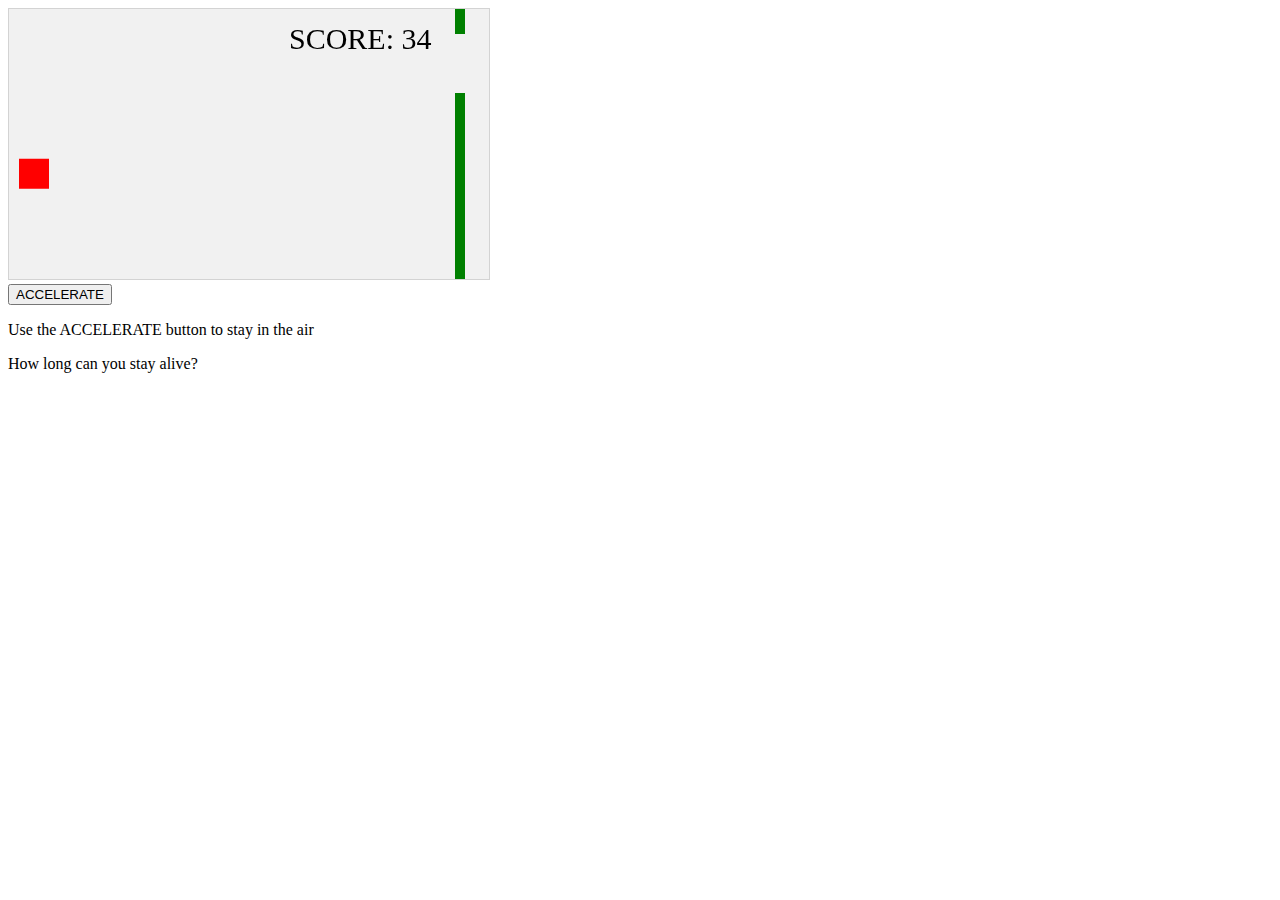
<file: CollectionOfgames/demo.html>
<!DOCTYPE html>
<html>
<head>
<meta name="viewport" content="width=device-width, initial-scale=1.0"/>
<meta charset="UTF-8">
<style>
canvas {
    border:1px solid #d3d3d3;
    background-color: #f1f1f1;
}
</style>
</head>
<body onload="startGame()">
<script>

var myGamePiece;
var myObstacles = [];
var myScore;

function startGame() {
    myGamePiece = new component(30, 30, "red", 10, 120);
    myGamePiece.gravity = 0.05;
    myScore = new component("30px", "Consolas", "black", 280, 40, "text");
    myGameArea.start();
}

var myGameArea = {
    canvas : document.createElement("canvas"),
    start : function() {
        this.canvas.width = 480;
        this.canvas.height = 270;
        this.context = this.canvas.getContext("2d");
        document.body.insertBefore(this.canvas, document.body.childNodes[0]);
        this.frameNo = 0;
        this.interval = setInterval(updateGameArea, 20);
        },
    clear : function() {
        this.context.clearRect(0, 0, this.canvas.width, this.canvas.height);
    }
}

function component(width, height, color, x, y, type) {
    this.type = type;
    this.score = 0;
    this.width = width;
    this.height = height;
    this.speedX = 0;
    this.speedY = 0;    
    this.x = x;
    this.y = y;
    this.gravity = 0;
    this.gravitySpeed = 0;
    this.update = function() {
        ctx = myGameArea.context;
        if (this.type == "text") {
            ctx.font = this.width + " " + this.height;
            ctx.fillStyle = color;
            ctx.fillText(this.text, this.x, this.y);
        } else {
            ctx.fillStyle = color;
            ctx.fillRect(this.x, this.y, this.width, this.height);
        }
    }
    this.newPos = function() {
        this.gravitySpeed += this.gravity;
        this.x += this.speedX;
        this.y += this.speedY + this.gravitySpeed;
        this.hitBottom();
    }
    this.hitBottom = function() {
        var rockbottom = myGameArea.canvas.height - this.height;
        if (this.y > rockbottom) {
            this.y = rockbottom;
            this.gravitySpeed = 0;
        }
    }
    this.crashWith = function(otherobj) {
        var myleft = this.x;
        var myright = this.x + (this.width);
        var mytop = this.y;
        var mybottom = this.y + (this.height);
        var otherleft = otherobj.x;
        var otherright = otherobj.x + (otherobj.width);
        var othertop = otherobj.y;
        var otherbottom = otherobj.y + (otherobj.height);
        var crash = true;
        if ((mybottom < othertop) || (mytop > otherbottom) || (myright < otherleft) || (myleft > otherright)) {
            crash = false;
        }
        return crash;
    }
}

function updateGameArea() {
    var x, height, gap, minHeight, maxHeight, minGap, maxGap;
    for (i = 0; i < myObstacles.length; i += 1) {
        if (myGamePiece.crashWith(myObstacles[i])) {
            return;
        } 
    }
    myGameArea.clear();
    myGameArea.frameNo += 1;
    if (myGameArea.frameNo == 1 || everyinterval(150)) {
        x = myGameArea.canvas.width;
        minHeight = 20;
        maxHeight = 200;
        height = Math.floor(Math.random()*(maxHeight-minHeight+1)+minHeight);
        minGap = 50;
        maxGap = 200;
        gap = Math.floor(Math.random()*(maxGap-minGap+1)+minGap);
        myObstacles.push(new component(10, height, "green", x, 0));
        myObstacles.push(new component(10, x - height - gap, "green", x, height + gap));
    }
    for (i = 0; i < myObstacles.length; i += 1) {
        myObstacles[i].x += -1;
        myObstacles[i].update();
    }
    myScore.text="SCORE: " + myGameArea.frameNo;
    myScore.update();
    myGamePiece.newPos();
    myGamePiece.update();
}

function everyinterval(n) {
    if ((myGameArea.frameNo / n) % 1 == 0) {return true;}
    return false;
}

function accelerate(n) {
    myGamePiece.gravity = n;
}
</script>
<br>
<button onmousedown="accelerate(-0.2)" onmouseup="accelerate(0.05)">ACCELERATE</button>
<p>Use the ACCELERATE button to stay in the air</p>
<p>How long can you stay alive?</p>
</body>
</html>
</file>
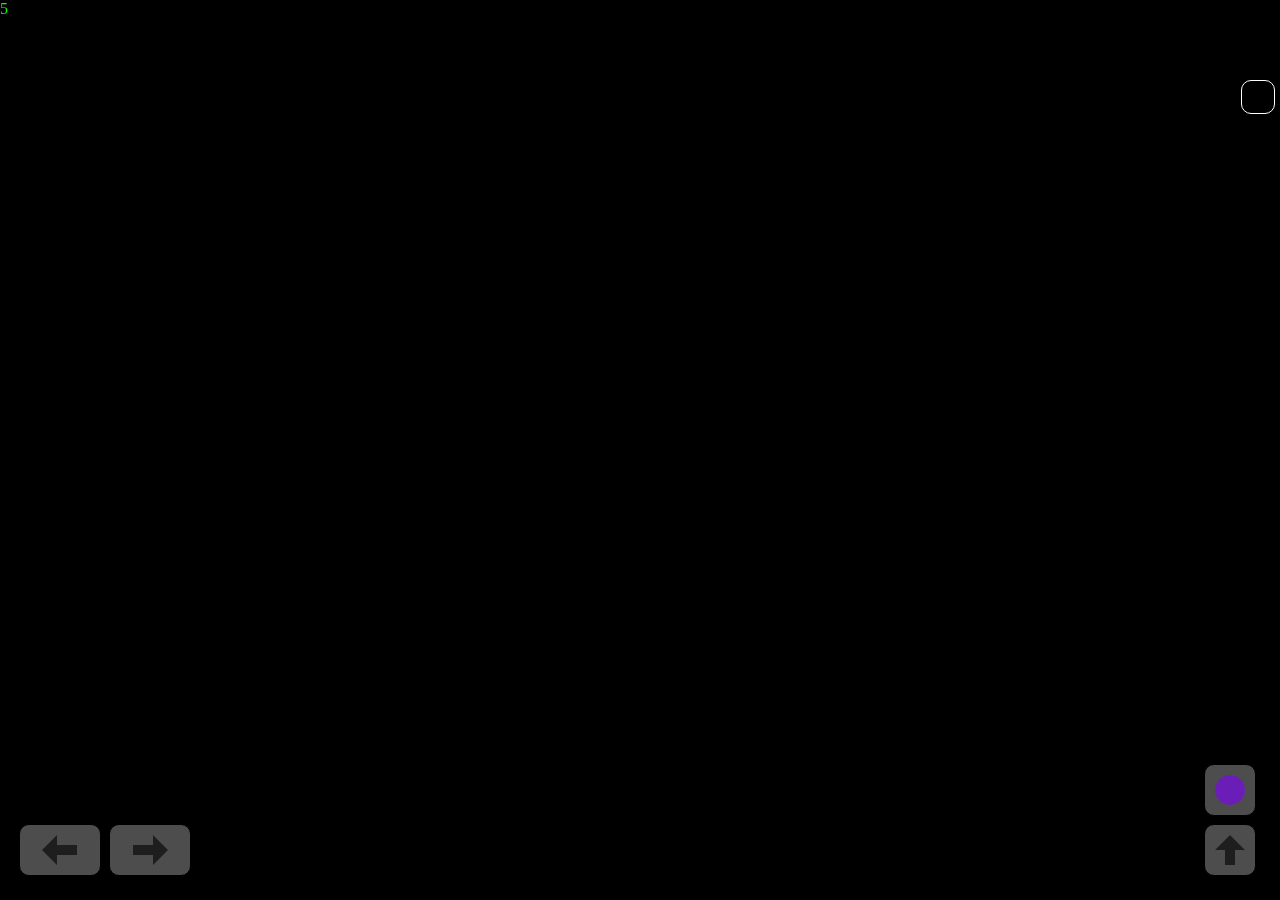
<file: CollectionOfgames/NoiceGame.htm>
<!DOCTYPE html>
<html>
    <head>
        <title>Noice Game</title>
        <meta name="viewport" content="user-scalable=no, initial-scale=1.0, maximum-scale=1.0, width=device-width">
    </head>
    <body>
        <canvas id="cvs"></canvas>  
    </body>
</html>
<style>
html,body {
    width: 100%;
    height: 100%;
    margin: 0;
    position: fixed;
    webkit-user-select: none;
}

canvas {
    width: 100px;
    height: 100px;
    background-color: black;
    padding: 0;
    position: absolute;
    z-index: -1;
}

::-webkit-scrollbar {
    width: 0;
}
</style>
<script>
var update_fps = function() {
    fps.innerHTML = Math.round(1000/(Date.now()-now));
    now = Date.now();
};

var init_fps = function() {
    fps = document.createElement("a");
    fps.style.color = "lime";
    document.body.appendChild(fps);
    now = Date.now();
};

var init_canvas = function() {
    c   = document.getElementById("cvs");
    ctx = c.getContext("2d");
    c.width = window.innerWidth;
    c.height = window.innerHeight;
    W = window.innerWidth;
    H = window.innerHeight;
};


var pull_loop = function() {
    main_loop.update();
    requestAnimationFrame(pull_loop);
};

var main = function() {
    update_fps();
    update();
    clear();
    draw();
};


var clear = function() {
    c.width = c.width;
};


window.onload = function() {
    init_fps();
    init_canvas();
    setup();
    main_loop = new Interval(main, 16);
    requestAnimationFrame(pull_loop);
};
var main_loop, fps, now, c, ctx, W, H;

var map, mage;
var coins = [], coin_ref;
var enemies = [];
var mana = 10000000000000000000000000000000000000000000000000000000000000, health = 1000000000000000000000000000000000000000000000000000000000000000000000000000000000000000;
var joystick_divs;
var use_joystick = true;
var paused = false;
var minimap, joystick;

var setup = () => {
    map = new Map();
    joystick = new Joystick();
    mage = new Mage();
    
    init_map(map);
    
    mage.set_cycle(data.mage.idle);
    add_event_listeners();
    coin_ref = create_coin_counter();
    
    mana_container.show();
    health_container.show();
    questionmark.show();
    
    update_stats();
    
    load_level(level);
    minimap = new Minimap(map, minimap_colors);
};

var update = () => {  
    // mage.update();
    map.update();
    handle_mage_at_screen_edges();
    handle_mage_collisions();
    handle_mage_coins_collisions();
    handle_bullet_collision();
    handle_enemy_collision();
};

var draw = () => {
    map.update_animation();
    map.draw();
    minimap.draw();
    // for(var i in coins) coins[i].draw();
    // for(var i in enemies) enemies[i].draw();
    // for(var i in mage_bullets) mage_bullets[i].draw();
};



var link = "https://i.ibb.co/VxTkPJJ/mage-sprite-8.png";


/* <Toast messages> */

var toast = new Element({
    background: "grey", color: "#fff",
    left: "50%", bottom: "10vh", position: "absolute",
    transform: "translate(-50%, 0)",
    padding: "5px 10px 5px 10px", borderRadius: "20px",
    zIndex: "100",
});

toast.apply_design({
    top: "10vh", bottom: ""
});


/* </Toast messages> */


/* <Coin display> */

var create_coin_counter = function() {
    var div = new Element({
        background: "url("+link+")",
        backgroundPosition: "0 -256px",
        backgroundSize: "512px 512px",
        width: "32px", height: "32px", textAlign: "center",
        lineHeight: "39px", color: "#000", fontWeight: "bold",
        position: "fixed", top: "0", right: "0",
    });
    div.text = coin_counter;
    div.show();
   
    div.add_event_listener( "click" , function() {
        shop_container.fade_in();
        shop_container.appendChild(shop_exit);
        shop_exit.show();
        pause();
    });
    
    return div;
};

/* </Coin display> */


/* <Info display> */

var questionmark = new Element({
    background: "url("+link+")",
    backgroundPosition: "-288px -256px",
    backgroundSize: "512px 512px",
    width: "32px", height: "32px", textAlign: "center",
    lineHeight: "39px", color: "#000", fontWeight: "bold",
    position: "fixed", top: "40px", right: 0,
});

questionmark.add_event_listener( "click" , function() {
    toast.makeToast("Try to defeat all enemies!");
});

/* </Info display> */


/* <Stats> */

var mana_container = new Element({
    width: "96px", height: "32px", position: "fixed",
    right: "40px", top: "0"
});
var mana_left = new Element({
    width: "32px", height: "32px",
    backgroundImage: "url("+link+")",
    backgroundSize: "512px 512px",
});
var mana_middle = new Element({
    width: "32px", height: "32px",
    left: "32px", position: "absolute", top: "0",
    backgroundImage: "url("+link+")",
    backgroundSize: "512px 512px",
});
var mana_right = new Element({
    width: "32px", height: "32px",
    left: "64px", position: "absolute", top: "0",
    backgroundImage: "url("+link+")",
    backgroundSize: "512px 512px",
});

mana_container.appendChild(mana_left);
mana_container.appendChild(mana_middle);
mana_container.appendChild(mana_right);


var health_container = new Element({
    width: "96px", height: "32px", position: "fixed",
    right: "140px", top: "0"
});
var health_left = new Element({
    width: "32px", height: "32px",
    backgroundImage: "url("+link+")",
    backgroundSize: "512px 512px",
});
var health_middle = new Element({
    width: "32px", height: "32px",
    left: "32px", position: "absolute", top: "0",
    backgroundImage: "url("+link+")",
    backgroundSize: "512px 512px",
});
var health_right = new Element({
    width: "32px", height: "32px",
    left: "64px", position: "absolute", top: "0",
    backgroundImage: "url("+link+")",
    backgroundSize: "512px 512px",
});

health_container.appendChild(health_left);
health_container.appendChild(health_middle);
health_container.appendChild(health_right);




var set_mana = function(value /* 0-8 */) {
    if(value === 0) {
        mana_left.div.style.backgroundPosition = "-96px -320px";
        mana_right.div.style.backgroundPosition = "-352px -320px";
        mana_middle.div.style.backgroundPosition = "-256px -320px";
    }
    if(value === 1) {
        mana_left.div.style.backgroundPosition = "-64px -320px";
        mana_right.div.style.backgroundPosition = "-352px -320px";
        mana_middle.div.style.backgroundPosition = "-256px -320px";
    }
    if(value === 2) {
        mana_left.div.style.backgroundPosition = "-32px -320px";
        mana_right.div.style.backgroundPosition = "-352px -320px";
        mana_middle.div.style.backgroundPosition = "-256px -320px";
    }
    if(value === 3) {
        mana_left.div.style.backgroundPosition = "-32px -320px";
        mana_right.div.style.backgroundPosition = "-352px -320px";
        mana_middle.div.style.backgroundPosition = "-224px -320px";
    }
    if(value === 4) {
        mana_left.div.style.backgroundPosition = "-32px -320px";
        mana_right.div.style.backgroundPosition = "-352px -320px";
        mana_middle.div.style.backgroundPosition = "-192px -320px";
    }
    if(value === 5) {
        mana_left.div.style.backgroundPosition = "-32px -320px";
        mana_right.div.style.backgroundPosition = "-352px -320px";
        mana_middle.div.style.backgroundPosition = "-160px -320px";
    }
    if(value === 6) {
        mana_left.div.style.backgroundPosition = "-32px -320px";
        mana_right.div.style.backgroundPosition = "-352px -320px";
        mana_middle.div.style.backgroundPosition = "-128px -320px";
    }
    if(value === 7) {
        mana_left.div.style.backgroundPosition = "-32px -320px";
        mana_right.div.style.backgroundPosition = "-320px -320px";
        mana_middle.div.style.backgroundPosition = "-128px -320px";
    }
    if(value === 8) {
        mana_left.div.style.backgroundPosition = "-32px -320px";
        mana_right.div.style.backgroundPosition = "-288px -320px";
        mana_middle.div.style.backgroundPosition = "-128px -320px";
    }
};


var set_health = function(value /* 0-8 */) {
    if(value === 0) {
        health_left.div.style.backgroundPosition = "-96px -352px";
        health_right.div.style.backgroundPosition = "-352px -352px";
        health_middle.div.style.backgroundPosition = "-256px -352px";
    }
    if(value === 1) {
        health_left.div.style.backgroundPosition = "-64px -352px";
        health_right.div.style.backgroundPosition = "-352px -352px";
        health_middle.div.style.backgroundPosition = "-256px -352px";
    }
    if(value === 2) {
        health_left.div.style.backgroundPosition = "-32px -352px";
        health_right.div.style.backgroundPosition = "-352px -352px";
        health_middle.div.style.backgroundPosition = "-256px -352px";
    }
    if(value === 3) {
        health_left.div.style.backgroundPosition = "-32px -352px";
        health_right.div.style.backgroundPosition = "-352px -352px";
        health_middle.div.style.backgroundPosition = "-224px -352px";
    }
    if(value === 4) {
        health_left.div.style.backgroundPosition = "-32px -352px";
        health_right.div.style.backgroundPosition = "-352px -352px";
        health_middle.div.style.backgroundPosition = "-192px -352px";
    }
    if(value === 5) {
        health_left.div.style.backgroundPosition = "-32px -352px";
        health_right.div.style.backgroundPosition = "-352px -352px";
        health_middle.div.style.backgroundPosition = "-160px -352px";
    }
    if(value === 6) {
        health_left.div.style.backgroundPosition = "-32px -352px";
        health_right.div.style.backgroundPosition = "-352px -352px";
        health_middle.div.style.backgroundPosition = "-128px -352px";
    }
    if(value === 7) {
        health_left.div.style.backgroundPosition = "-32px -352px";
        health_right.div.style.backgroundPosition = "-320px -352px";
        health_middle.div.style.backgroundPosition = "-128px -352px";
    }
    if(value === 8) {
        health_left.div.style.backgroundPosition = "-32px -352px";
        health_right.div.style.backgroundPosition = "-288px -352px";
        health_middle.div.style.backgroundPosition = "-128px -352px";
    }
};

var update_stats = function() {
    set_mana(mana); set_health(health);
    if(health < 0) {
        level = 1, health = 8, mana = 8, coin_counter = 0;
        coin_ref.innerHTML = 0;
        update_stats();
        toast.makeToast("Game Over", 1000);
        setTimeout(function() {
            load_level(level);
        },50);
    }
};

/* </Stats> */





/* <Shop> */

var prices = {
    hp: 10, mp: 1
};



function ScrollSelector(width, height, values, callback) {
    var container = new Element({
        scrollSnapType: "y mandatory",
        overflowX: "hidden", overflowY: "scroll",
        width: width+"px", height: height+"px",
        borderRadius: "10px"
    });
    
    var tabs = [];
    for(var i = 0; i < values.length; i++) {
        var value = values[i];
        var tab = new Element({
            width: width+"px", height: height/2+"px",
            background: "white", color: "black",
            lineHeight: height/2+7+"px", textAlign: "center",
            overflow: "hidden", scrollSnapAlign: "center"
        });
        tab.text = value;
        tab.div.setAttribute("value", value);
        container.appendChild(tab);
        tabs.push(tab);
        
        if(i === 0) tab.div.style.borderTop = height/4+"px solid white";
        if(i === values.length-1) tab.div.style.borderBottom = height/4+"px solid white";
    }
    
    container.add_event_listener("scroll", function() {
        var s = container.div.scrollTop;
        var i = s/(height/2);
        if(i % 1 === 0) {
            container.value = values[i];
            for(var j in tabs) tabs[j].div.style.fontWeight = "lighter";
            tabs[i].div.style.fontWeight = "bolder";
            callback(container.value);
        }
    });
    
    
    container.value = values[0];
    for(var j in tabs) tabs[j].div.style.fontWeight = "lighter";
    tabs[0].div.style.fontWeight = "bolder";
            
    container.tabs = tabs;
    
    return container;
}





var shop_exit = new Element({
    width: "30px", height: "30px",
    position: "absolute", right: "10px",
    top: "10px", background: "red",
    color: "#fff", borderRadius: "5px"
});
shop_exit.text = "<svg width='30px' height='30px'><path"+
" d='M7 7 l16 16 M23 7 L7 23' stroke='white' stroke-width"+
"='5'></path></svg>";

shop_exit.add_event_listener( "click" , function() {
    shop_exit.remove();
    shop_container.fade_out();
    resume();
});


var shop_container = new Element({
    width: "180px",
    height: "150px",
    background: "rgba(255,255,255,0.5)",
    borderRadius: "20px", position: "fixed",
    left: "50%", top: "50%",
    transform: "translate(-50%, -50%)"
});

var shop_mana_container = new Element({
    height: "50px",
    width: "110px",
    position: "fixed",
    left: "20px", top: "20px",
});

var shop_health_container = new Element({
    height: "50px",
    width: "110px",
    position: "fixed",
    left: "20px", top: "80px",
});

var mana_selector = new ScrollSelector(50, 50, [1,2,3,4,5], function(v) {
    mana_selector.remove();
    shop_mana_container.appendChild(shop_mana_potion);
    shop_mana_potion.text = v;
    shop_mana_coin.text = v*prices.mp;
});

var shop_mana_potion = new Element({
    width: "50px", height: "50px",
    left: "0", position: "absolute", top: "0",
    backgroundImage: "url("+link+")",
    backgroundSize: "800px 800px",
    backgroundPosition: "0 -500px",
    lineHeight: "72px", color: "#000",
    textAlign: "center", fontWeight: "bolder"
}); shop_mana_potion.text = 1;
shop_mana_potion.add_event_listener( "click" , function() {
    shop_mana_potion.remove();
    shop_mana_container.appendChild(mana_selector);
});

var shop_mana_coin = new Element({
    width: "50px", height: "50px",
    left: "60px", position: "absolute", top: "0",
    backgroundImage: "url("+link+")",
    backgroundSize: "800px 800px",
    backgroundPosition: "0 -400px",
    lineHeight: "57px", color: "#000",
    textAlign: "center", fontWeight: "bolder"
}); shop_mana_coin.text = 1*prices.mp;
shop_mana_coin.add_event_listener( "click" , function() {
    if(coin_counter >= parseInt(shop_mana_coin.text) &&
    mana <= 8-parseInt(shop_mana_potion.text)) {
        coin_counter -= parseInt(shop_mana_coin.text);
        mana += parseInt(shop_mana_potion.text);
        update_stats();
        coin_ref.text = coin_counter;
    }
});


shop_mana_container.appendChild(shop_mana_potion);
shop_mana_container.appendChild(shop_mana_coin);




var health_selector = new ScrollSelector(50, 50, [1,2,3], function(v) {
    health_selector.remove();
    shop_health_container.appendChild(shop_health_potion);
    shop_health_potion.text = v;
    shop_health_coin.text = v*prices.hp;
});

var shop_health_potion = new Element({
    width: "50px", height: "50px",
    left: "0", position: "absolute", top: "0",
    backgroundImage: "url("+link+")",
    backgroundSize: "800px 800px",
    backgroundPosition: "0 -550px",
    lineHeight: "72px", color: "#000",
    textAlign: "center", fontWeight: "bolder"
}); shop_health_potion.text = 1;
shop_health_potion.add_event_listener( "click" , function() {
    shop_health_potion.remove();
    shop_health_container.appendChild(health_selector);
});

var shop_health_coin = new Element({
    width: "50px", height: "50px",
    left: "60px", position: "absolute", top: "0",
    backgroundImage: "url("+link+")",
    backgroundSize: "800px 800px",
    backgroundPosition: "0 -400px",
    lineHeight: "57px", color: "#000",
    textAlign: "center", fontWeight: "bolder"
}); shop_health_coin.text = 1*prices.hp;
shop_health_coin.add_event_listener( "click" , function() {
    if(coin_counter >= parseInt(shop_health_coin.text) &&
    health <= 8-parseInt(shop_health_potion.text)) {
        coin_counter -= parseInt(shop_health_coin.text);
        health += parseInt(shop_health_potion.text);
        update_stats();
        coin_ref.text = coin_counter;
    }
});


shop_health_container.appendChild(shop_health_potion);
shop_health_container.appendChild(shop_health_coin);


shop_container.appendChild(shop_mana_container);
shop_container.appendChild(shop_health_container);
shop_container.appendChild(shop_exit);



/* </Shop> */

























/* <Sprite class> */


function Sprite() {
    
    this.img = new Image();
    this.img.crossOrigin = "*";
    this.img.src = link;
    this.active_data;
    this.cycle_array;
    this.interval;
    
    this.blit = function(x,y,m) {
        var d = this.active_data;
        if(d && d[6] && !m || d && !d[6] && m) {
            ctx.setTransform(-1,0,0,1,x,y);
            ctx.drawImage(this.img, d[0], d[1], d[2], d[3],
                                   -d[5],   0,  d[4], d[5]);
            ctx.setTransform(1,0,0,1,0,0);
        } else if(d) {
            ctx.drawImage(this.img, d[0], d[1], d[2], d[3],
                                    x,    y,    d[4], d[5]);
        }
    };
    
    this.set_cycle = function(array, time, mirror) {
        time = time || 150;
        var cycle = [];
        for(var i in array) {
            var d = data.tiles[Math.abs(array[i])];
            if(array[i] < 0 || mirror) d = d.concat(true);
            cycle.push(d);
        }
        
        
        if(!equals(cycle,this.cycle_array)) {
            this.cycle_array = [-1,cycle];
            var update = () =>  {
                this.update_cycle(this.cycle_array);
            };
            update();
            // if(this.interval) this.interval.pause();
            this.animation_interval = new Interval(update,time);
        }
    };
    
    this.update_cycle = function(array) {
        var ca = array;
        this.cycle_array[0] = ca[0]>ca[1].length-2?0:ca[0]+1;
        this.active_data = ca[1][this.cycle_array[0]];
    };
    
    this.get_cycle = function(array) {
        var cycle = [];
        for(var i in array) {
            var d = data.tiles[Math.abs(array[i])];
            if(array[i] < 0) d = d.concat(true);
            cycle.push(d);
        }
        return cycle;
    };
    
    this.update_animation = function() {
        this.animation_interval.update();
    };
    
    this.update = function() {
        if(this.interval) this.interval.update();
    };
}

/* </Sprite class> */












/* <Mage class> */

var mage_bullets = [];
function Mage(scale) {
    Sprite.call(this);
    this.vel = {x:0, y:0};
    this.pos = {x:48, y:48};
    this.gravity = {x:0, y:0.5};
    this.friction = {x:1, y:1};
    this.size = 24;
    this.on_ground = false;
    this.at_wall = false;
    this.mirror = false;
    this.shot = false;
    this.invincible = false;
    this.in_double = false;
    this.in_air = true;
    var self = this;
    
    this.draw = function(x,y) {
        this.blit(x-this.size/2,
                  y-this.size/2, this.mirror);
    };
    
    var min = function(u, v) {
        return Math.abs(u) < v? u: u<0?-v:v;
    }; 
    
    this.update = function() {
        
        var keyboard = handle_keyboard(this);
        
        var dx = keyboard.dx || (joystick.right?1:joystick.left?-1:0);
        var dy = -keyboard.dy || 0;
        
        if(use_joystick && !paused) {
            this.vel.x = min(this.vel.x+dx/3, 3);
            if(dx === 0) this.vel.x *= 0.85;
            if(Math.abs(this.vel.x) < 0.1) this.vel.x = 0;
            
            if(dx > 0) this.mirror = false;
            if(dx < 0) this.mirror = true;
            
            
            if((joystick.jump || dy > 0) && (this.on_ground)) {
                this.jump(this.in_air?1.5:2);
            }
            
            if(this.vel.y > 0 && !this.in_double && (joystick.jump || dy > 0)) {
                this.in_double = true;
                this.jump(2);
            }
        
            this.vel.x += this.gravity.x*this.friction.x;
            
            this.pos.x += this.vel.x;
            this.pos.y += this.vel.y;
            
            if(!this.on_ground) {
                this.vel.y += this.gravity.y*this.friction.y;
            } else {
                this.in_double = false;
                this.in_air = false;
            }
            
            if(this.at_wall) {
                this.in_double = false;
                this.in_air = false;
                if((dx > 0 || joystick.jump || dy > 0) && this.at_wall === "l") this.jump(2,3);
                if((dx < 0 || joystick.jump || dy > 0) && this.at_wall === "r") this.jump(2,-3);
            }
            
            if(!this.on_ground && !this.at_wall) {
                this.in_air = true;
            }
                
            if(this.vel.y < 0) this.set_cycle(data.mage.jump);
            if(this.vel.y > 0 && !mage.on_wall) this.set_cycle(data.mage.fall);
            if(this.vel.y > 9 && !mage.on_wall) this.set_cycle(data.mage.fast_fall);
            if(this.on_ground && dx === 0) this.set_cycle(data.mage.idle);
            if(this.at_wall && !this.on_ground) this.set_cycle(data.mage.wall);
            if(this.on_ground && dx !== 0) this.set_cycle(data.mage.walk);
            
            if(keyboard.shooting || joystick.shoot || this.shot) {
                this.shoot(0); // cooldown ms
                this.set_cycle(data.mage.shoot);
            }
            
            
            if(this.vel.x !== 0 || this.vel.y !== 0) minimap.reposition();
        }
    };
    
    this.jump = function(sy, sx) {
        this.in_air = true;
        
        var x = Math.abs((sx||0));
        var y = Math.sqrt(map.tile_size*
                (map.tile_size*sy)/32);
        x = Math.sqrt(map.tile_size*
                (map.tile_size*x+this.size/2)/32);
        this.vel.y = -y;
        this.vel.x += sx>0?x:sx<0?-x:0;
    };
    
    this.shoot = function(cooldown) {
        if(!this.shot && mana > 0 && !paused) {
            mana--; update_stats();
            this.shot = true;   
            var a = this;
            var reload = function() {
                space_key_down = false;
                a.shot = false;
            };
            setTimeout(reload, cooldown);
            var bullet = new MageBullet(this.pos, this.mirror);
            mage_bullets.push(bullet);
        }
    };
}

Mage.prototype = Object.create(Sprite.prototype);


/* </Mage class> */






/* <Enemy class> */

function Enemy(x,y) {
    Sprite.call(this);
    this.size = 24;
    this.pos = {x:(x+0.5)*map.tile_size+(map.tile_size-this.size)/2,
                y:(y+0.5)*map.tile_size+(map.tile_size-this.size)/2};
    
    this.mirror = false;
    var color = Math.floor(4*Math.random());
    
    this.create = function() {
        this.id = get_id();
        this.set_cycle(data.enemy[color], 300);
        map.data.foreground[this.id] = this;
        
        var a = this;
        this.interval = new Interval(function() {
            var np = {x: a.pos.x + map.tile_size/(a.mirror?-6:6), y:a.pos.y};
            var col = block_collisions(a.pos, a.size);
            if(col.bbl && !col.bbr || col.bbr && !col.bbl ||
            col.tr || col.tl) {
                a.mirror = !a.mirror;
            }
            a.pos.x += map.tile_size/(a.mirror?-20:20);
        }, 40); 
        
    };
    
    this.draw = function(x,y) {
        // var x = this.pos.x + map.offset.x;
        // var y = this.pos.y + map.offset.y;
        this.blit(x-this.size/2, y-this.size/2, this.mirror);
    };
    
    
    this.create();
}


Enemy.prototype = Object.create(Sprite.prototype);



/* </Enemy class> */











/* <Projectile class> */

function MageBullet(pos, mirror) {
    Sprite.call(this);
    this.pos = {x:pos.x, y:pos.y};
    this.size = 24;
    this.mirror = mirror;
    
    this.create = function() {
        this.id = get_id();
        this.set_cycle(data.bullet.move, 500);
        map.data.foreground[this.id] = this;
        var a = this;
        this.interval = new Interval(function() {
            a.pos.x += map.tile_size/(a.mirror?-3:3);
        }, 16);
    };
    
    this.draw = function(x,y) {
        // var coords = map.get_coords([this.pos.y, this.pos.x]);
        // var x = this.pos.x + map.offset.x;
        // var y = this.pos.y + map.offset.y;
        this.blit(x-this.size/2, y-this.size/2, this.mirror);
    };
    
    
    this.create();
}

MageBullet.prototype = Object.create(Sprite.prototype);


/* </Projectile class> */














/* <Coin class> */

function Coin(x,y) {
    Sprite.call(this);
    this.pos = {x:x, y:y};
    this.coords = map.get_coords([y,x]);
    this.size = 24;
    this.id = get_id();
    this.draw = function() {
        var x = this.coords.x + map.offset.x;
        var y = this.coords.y + map.offset.y;
        this.blit(x-this.size/2, y-this.size/2);
    };
}

Coin.prototype = Object.create(Sprite.prototype);


/* </Coin class> */





/* <Map class> */


/* Background is the background image and shouldn't be
   changed in game. Foreground is for light data images
   and sprites that need to update every frame.
   Updating background needs a Map.create call to render changes 
*/
function Map() {
    this.tile_size = 32; // parseInt(prompt("Blocksize: ", 32));
    this.width = null;
    this.height = null;
    this.img = new Image();
    this.offset = {x:0, y:0}; // drawing offset (translation)
    this.data = {foreground:{}};
    this.create = function() {
        var h = this.tile_size*this.data.background.length;
        var w = this.tile_size*this.data.background[0].length;
        c.width = w; c.height = h;
        c.style.width = w+"px"; c.style.height = h+"px";
        this.detailed_draw();
        this.img.src = c.toDataURL("image/png")
        .replace("image/png","image/octet-stream");
        c.width = W; c.height = H;
        c.style.width = W+"px"; c.style.height = H+"px";
    };
    this.draw = function() {
        /* background image */
        if(this.background_img)
            ctx.drawImage(this.background_img,
            this.offset.x-window.innerWidth/2-50, this.offset.y-window.innerHeight/3);
        
        /* static background */
        ctx.drawImage(this.img, this.offset.x, this.offset.y);
        
        /* non-static foreground */
        for(var i in this.data.foreground) {
            var sprite = this.data.foreground[i];
            sprite.draw(sprite.pos.x+this.offset.x,
                        sprite.pos.y+this.offset.y);
        }
    };
    this.detailed_draw = function() {
        for(var y in this.data.background) {
            for(var x in this.data.background[y]) {
                var tile_id = this.data.background[y][x];
                if(this.enemy_tile == tile_id) tile_id = 0;
                var mirror_tile = tile_id < 0;
                var tile = this.data.tiles[Math.abs(tile_id)][0];
                if(mirror_tile) tile = this.mirror_tile(tile);
            
                
                if(32 % tile.length !== 0)
                    throw "Tile SizeError: tile "+tile_id+
                          ": "+tile.length;
                var height = this.tile_size/tile.length;
                    
                for(var ty in tile) {
                    if(32 % tile[ty].length !== 0)
                    throw "Tile SizeError: tile "+tile_id+
                          ": "+tile[ty].length;
                    var width = this.tile_size/tile[ty].length;
                    for(var tx in tile[ty]) {
                        ctx.fillStyle =
                        this.data.colors[tile[ty][tx]];
                        ctx.fillRect(x*this.tile_size+tx*
                                     width+this.offset.x,
                                     y*this.tile_size+ty*
                                     height+this.offset.y,
                                     width, height);
                    }
                }
            }
        }
    };
    this.mirror_tile = function(tile) {
        var new_tile = JSON.parse(JSON.stringify(tile));
        for(var i in new_tile) new_tile[i].reverse();
        return new_tile;
    };
    this.get_tile = function(x,y) {
        return this.data.background[y][x];
    };
    this.get_coords = function(a) {
        return {x: this.tile_size*a[1]+this.tile_size/2,
                y: this.tile_size*a[0]+this.tile_size/2};
    };
    
    this.update_animation = function() {
        if(!paused) {
           for(var i in this.data.foreground) {
                this.data.foreground[i].update_animation();
            }
        }
    };
    
    this.update = function() {
        if(!paused) {
            for(var i in this.data.foreground) {
                this.data.foreground[i].update();
            }
        }
    };
}

/* </Map class> */










/* <Minimap class> */

var minimap_colors = {
    0:"rgba(0,0,0,0)", 1:"#fff",
    enemy: "#f00", coin: "#ff0",
    bullet: "#f0f", 3: "#0f0",
    2: "#0f0", mage: "#0f0",
    4: "#00f", 5: "#fa0",
    6: "#0ff"
};

function Minimap(map, colors) {
    
    var mx = window.innerWidth-228+"px", my = "40px",
         x = "calc(100vw - 72px)", y = "40px";
    /* map_x, map_y, mini_x, mini_y*/
    var width = 188, height = 188;
    
    this.map = map;
    this.offset = {x:32, y:32};
    var mini = document.createElement("div");
    // mini.style.backgroundColor = "#000";
    mini.style.width = 32+"px";
    mini.style.height = 32+"px";
    mini.style.borderRadius = 5+"px";
    // mini.style.border = "1px solid #fff";
    mini.style.position = "absolute";
    mini.style.zIndex = "2";
    mini.style.backgroundImage = "url("+link+")",
    mini.style.backgroundPosition = "-160px -128px",
    mini.style.backgroundSize = "256px 256px",
    mini.style.left = x; mini.style.top = y;
    
    var canvas = document.createElement("canvas");
    var ctx = canvas.getContext("2d");
    canvas.width = width, canvas.height = height,
    canvas.style.width = width+"px",
    canvas.style.background = "rgba(0,0,0,0.5)";
    canvas.style.height = height+"px";
    canvas.style.borderRadius = 5+"px";
    canvas.style.border = "1px solid #000";
    canvas.style.zIndex = "1";
    canvas.style.position = "absolute";
    canvas.style.left = mx;
    canvas.style.top = my;
    
    mini.addEventListener("click", function(e) {
        if(canvas.parentNode != document.body)
            document.body.appendChild(canvas);
        else document.body.removeChild(canvas);
        
        self.reposition();
    });
    
    this.reposition = function() { 
        var f = tile_size / self.map.tile_size;
        self.offset.x = -mage.pos.x*f+width/2;
        self.offset.y = -mage.pos.y*f+height/2;
        start_offset.x = self.offset.x;
        start_offset.y = self.offset.y; 
    };
    
    
    
    
    var drag = false,
        map_translate = false,
        map_zoom = false,
        map_pivot,
        start_offset = {x:32, y:32},
        start_size = 4,
        tile_size = 4;
        
    var start = function(e) {
        if(e.target === mini) {
            drag = true;
        } else if(e.target === canvas) {
            if(e.targetTouches.length === 1) {
                map_translate = true;
                map_pivot = {
                    x: e.targetTouches[0].clientX,
                    y: e.targetTouches[0].clientY,
                };
            } else if(e.targetTouches.length === 2) {
                if(map_translate) {
                    map_translate = false,
                    start_offset.x = self.offset.x,
                    start_offset.y = self.offset.y;
                    draw();
                }
                map_zoom = true;
                var x1 = e.targetTouches[0].clientX,
                    y1 = e.targetTouches[0].clientY,
                    x2 = e.targetTouches[1].clientX,
                    y2 = e.targetTouches[1].clientY;
                map_pivot = {
                    x: x1+(x2-x1)/2 - parseInt(canvas.style.left),
                    y: y1+(y2-y1)/2 - parseInt(canvas.style.top),
                    l: Math.sqrt(Math.pow(y2-y1,2)+Math.pow(x2-x1,2))
                };
                
            }
        }
    };
    
    var move = function(e) {
        var x = e.targetTouches[0].clientX,
            y = e.targetTouches[0].clientY;
        if(drag && e.target === mini) {
            var tx = x-16, ty = y-16;
            mini.style.left = tx+"px"; mini.style.top = ty+"px";
            canvas.style.left = tx-width+32+"px"; canvas.style.top = ty+"px";
        } else if(map_translate) {
            x = e.targetTouches[0].clientX,
            y = e.targetTouches[0].clientY;
            self.offset.x = start_offset.x+x-map_pivot.x;
            self.offset.y = start_offset.y+y-map_pivot.y;
            draw();
        } else if(map_zoom) {
            x = e.targetTouches[0].clientX,
            y = e.targetTouches[0].clientY;
            var px = map_pivot.x, py = map_pivot.y;
            var x2 = e.targetTouches[1].clientX,
                y2 = e.targetTouches[1].clientY;
            var l = Math.sqrt(Math.pow(y2-y,2)+Math.pow(x2-x,2));
            var f = l / map_pivot.l;
            tile_size = f*start_size;
            self.offset.x = start_offset.x-((f-1)*(map_pivot.x-start_offset.x));
            self.offset.y = start_offset.y-((f-1)*(map_pivot.y-start_offset.y));
            
            draw();
        }
    };
    
    var stop = function(e) {
        drag = false;
        if(map_translate && e.target === canvas) {
            map_translate = false,
            start_offset.x = self.offset.x,
            start_offset.y = self.offset.y;
        } if(map_zoom && e.target === canvas) {
            map_translate = false;
            map_zoom = false;
            start_size = tile_size;
            start_offset.x = self.offset.x,
            start_offset.y = self.offset.y;
        }
    };
    
    
    
    /* {0:"#000", 1:"#fff", emeny: "#f00", coin: "#ff0", bullet: "#f0f",
        3: "#0f0", 2: "#0f0"}
    */
    
    var self = this;
    this.create = function() {
        var h = self.map.tile_size*self.map.data.background.length;
        var w = self.map.tile_size*self.map.data.background[0].length;
        img_width = w, img_height = h;
        canvas.width = w; canvas.height = h;
        canvas.style.width = w+"px";
        canvas.style.height = h+"px";
        detailed_draw();
        img.src = canvas.toDataURL("image/png")
        .replace("image/png","image/octet-stream");
        canvas.width = width; canvas.height = height;
        canvas.style.width = width+"px";
        canvas.style.height = height+"px";
    };
    
    
    var img = new Image(), img_width, img_height;
    var detailed_draw = function() {
        for(var y in self.map.data.background) {
            for(var x in self.map.data.background[y]) {
                var id = self.map.data.background[y][x];
                ctx.fillStyle = colors[id]?colors[id]:"rgba(0,0,0,0)";
                ctx.fillRect(x*self.map.tile_size, y*self.map.tile_size, self.map.tile_size, self.map.tile_size);
            }
        }
    };
    
    this.create();
    
    
    var draw = function() {
        canvas.width = canvas.width;
        ctx.translate(self.offset.x, self.offset.y);
        
        var f = tile_size / self.map.tile_size;
        
        /* background */ /*
        for(var y in map.data.background) {
            for(var x in map.data.background[y]) {
                var id = map.data.background[y][x];
                ctx.fillStyle = colors[id]?colors[id]:"rgba(0,0,0,0)";
                ctx.fillRect(x*tile_size, y*tile_size, tile_size, tile_size);
            }
        } */
        
        ctx.drawImage(img, 0, 0, f*img_width, f*img_height);
        
        
        for(var i in self.map.data.foreground) {
            if(self.map.data.foreground[i] instanceof Mage) {
                var mage = self.map.data.foreground[i];
                ctx.fillStyle = colors.mage?colors.mage:"rgba(0,0,0,0)";
                ctx.beginPath();
                ctx.arc(mage.pos.x*f, mage.pos.y*f, tile_size/2, 0, 2*Math.PI);
                ctx.closePath();
                ctx.fill();
            }
        }
        
        
        for(var i in self.map.data.foreground) {
            if(self.map.data.foreground[i] instanceof MageBullet) {
                var bullet = self.map.data.foreground[i];
                ctx.fillStyle = colors.bullet?colors.bullet:"rgba(0,0,0,0)";
                ctx.beginPath();
                ctx.arc(bullet.pos.x*f, bullet.pos.y*f, tile_size/2, 0, 2*Math.PI);
                ctx.closePath();
                ctx.fill();
            }
        }
        
        
        for(var i in self.map.data.foreground) {
            if(self.map.data.foreground[i] instanceof Enemy) {
                var enemy = self.map.data.foreground[i];
                ctx.fillStyle = colors.enemy?colors.enemy:"rgba(0,0,0,0)";
                ctx.beginPath();
                ctx.arc(enemy.pos.x*f, enemy.pos.y*f, tile_size/2, 0, 2*Math.PI);
                ctx.closePath();
                ctx.fill();
            }
        }
        
        
        for(var i in self.map.data.foreground) {
            if(self.map.data.foreground[i] instanceof Coin) {
                var coin =self.map.data.foreground[i];
                ctx.fillStyle = colors.coin?colors.coin:"rgba(0,0,0,0)";
                ctx.beginPath();
                ctx.arc(coin.coords.x*f, coin.coords.y*f, tile_size/2, 0, 2*Math.PI);
                ctx.closePath();
                ctx.fill();
            }
        }
    };
    
    
    
    document.addEventListener("touchstart", start);
    document.addEventListener("touchmove", move);
    document.addEventListener("touchend", stop);
    document.addEventListener("touchcancel", stop);
    document.body.appendChild(mini);
    
    this.draw = function() {
        if(canvas.parentNode === document.body)
            draw();
    };
}

/* </Minimap class> */




















/* <Controls class> */

function Joystick(callback) {
    
    var left_div, right_div, jump_div, shoot_div,
        change_div, pos, divs;
        
    this.left = false, this.right = false, this.jump = false,
    this.shoot = false, this.drag = false;
    
    
    var apply_design = function(e, s) {
        for(var i in s) e.style[i] = s[i];
    };
        
    
    var setup = function() {
        left_div = document.createElement("div");
        right_div = document.createElement("div");
        jump_div = document.createElement("div");
        shoot_div = document.createElement("div");
        change_div = document.createElement("div");
        
        left_div.setAttribute("name", "left");
        right_div.setAttribute("name", "right");
        jump_div.setAttribute("name", "jump");
        shoot_div.setAttribute("name", "shoot");
        change_div.setAttribute("name", "change");
        
        divs = [left_div, right_div, jump_div, shoot_div];
        
        var W = window.innerWidth, H = window.innerHeight;
        pos = {
            left: {
                x:"60px", y:"calc(100vh - 50px)", w:80, h:50,
                svg: "<svg width='80'height='50'"+
                     "style='background:rgba(0,0,0,0);'><path fill='rgba(0,0,0,0.6)' d='"+
                     "M22 25 l15 -15 l0 10 l20 0 l0 10 l-20 0 l0 10 z'></path></svg>",
            },
            right: {
                x:"150px", y:"calc(100vh - 50px)", w:80, h:50,
                svg: "<svg width='80'height='50'"+
                     "style='background:rgba(0,0,0,0);'><path fill='rgba(0,0,0,0.6)' d='"+
                     "M58 25 l-15 -15 l0 10 l-20 0 l0 10 l20 0 l0 10 z'></path></svg>"
            },
            jump: {
                x:"calc(100vw - 50px)", y:"calc(100vh - 50px)", w:50, h:50,
                svg: "<svg width='50'height='50'"+
                     "style='background:rgba(0,0,0,0);'><path fill='rgba(0,0,0,0.6)' d='"+
                     "M25 10 l15 15 l-10 0 l0 15 l-10 0 l0 -15 l-10 0 z'></path></svg>"
           },
            shoot: {
                x:"calc(100vw - 50px)", y:"calc(100vh - 110px)", w:50, h:50,
                svg: "<svg width='50'height='50'"+
                     "style='background:rgba(0,0,0,0);'><circle fill='rgba(128,0,255,0.6)'"+
                     " cx='25' cy='25', r='15'></circle></svg>"
            }
        };
        
        for(var i in divs) {
            var p = pos[divs[i].getAttribute("name")];
            apply_design(divs[i], {
                background: "rgba(255,255,255,0.3)",
                position: "absolute", left: p.x,
                top: p.y, width: p.w+"px", height: p.h+"px",
                borderRadius: "10px", border: "1px solid black",
                // boxSizing: "border-box"
            });
            
            divs[i].innerHTML = p.svg;
            document.body.appendChild(divs[i]);
            
            make_draggable(divs[i]);
        }
        
        var change_func = function(e) {
            if(is_targeted(e.target, change_div)) {
                self.drag = !self.drag;
                var color = change_div.style.background;
                if(color === "rgb(0, 0, 0)") {
                    pause();
                    toast.makeToast("Drag control buttons to reposition them");
                    change_div.style.background = "#fff";
                    for(var i in divs)
                        divs[i].style.background = "red";
                } else {
                    resume();
                    change_div.style.background = "#000";
                    for(var i in divs)
                        divs[i].style.background = "rgba(255,255,255,0.1)";
                }
            }
        };
        
        var start = function(e) {
            var x, y;
            
            var trues = [];
            
            for(var i in e.touches) {
                if(!isNaN(i)) {
                    x = e.touches[i].clientX,
                    y = e.touches[i].clientY;
                    var elems = document.elementsFromPoint(x,y);
                    for(var i in elems) {
                        var elem = elems[i], name = elem.getAttribute("name");
                        if(name !== null && !self.drag && name !== "change") {
                            self[name] = true;
                            trues.push(name);
                        }
                    }
                }
            }
            
            
            
            for(var i in divs) {
                var elem = divs[i], name = elem.getAttribute("name");
                if(!trues.includes(name)) self[name] = false;
            } 
            
            
        };
        
        window.addEventListener("click", change_func);
        window.addEventListener("touchstart", start);
        window.addEventListener("touchmove", start);
        window.addEventListener("touchend", start);
        window.addEventListener("touchcancel", start);
        
        document.body.appendChild(change_div);
        
        change_div.style.width = "32px", change_div.style.height = "32px",
        change_div.style.position = "absolute",
        change_div.style.right = "5px", change_div.style.top = "80px",
        change_div.style.background = "#000";
        change_div.style.borderRadius = "10px";
        change_div.style.border = "1px solid white";
        
        
    };
    
    
        
    var self = this;
    var make_draggable = function(elem) {
        elem.style.transform = "translate(-50%, -50%)";
        elem.style.position = "absolute";
        window.addEventListener("touchmove", function(e) {
            if(self.drag && is_targeted(e.target, elem)) {
                elem.style.left = e.targetTouches[0].clientX+"px";
                elem.style.top = e.targetTouches[0].clientY+"px";
            }
        });
    };
    
    var is_targeted = function(elem, target) {
        return elem?(elem === target || is_targeted(elem.parentNode, target)):false;
    };
    setup();
}
function Element(design, text) {
    this.appendChild = function(element) {
        this.div.appendChild(element.div);
        this.children.push(element);
    };
    
    this.show = function() {
        if(!this.on_screen()) {
            document.body.appendChild(this.div);
        } this.div.style.opacity = "1";
    };
    
    this.hide = function() {
        this.div.style.opacity = "0";
        this.div.style.transition = "";
    };
    
    this.remove = function() {
        if(this.div.parentNode) {
            this.div.parentNode.removeChild(this.div);
        }
    };
     
    this.on_screen = function(node) {
        node = node || this.div;
        if(node.parentNode) {
            var a = node.parentNode == document.body;
            return a || this.on_screen(node.parentNode);
        }
        return false;
    };
     
    this.apply_design = function(design) {
        for(var i in design) {
            this.div.style[i] = design[i];
        }
    };
     
    this.fade_in = function(a) {
        a = a || 1;
        var div = this.div;
        // div.style.left = ""; div.style.right = "";
        this.apply_design({opacity:0, transition:a+"s"});
        this.show();
        setTimeout(function(){div.style.opacity = "1"});
    };
     
    this.fade_out = function(a) {
        a = a || 1;
        var div = this.div, elem = this;
        this.apply_design({opacity:1, transition:a+"s"});
        setTimeout(function(){div.style.opacity = "0"});
        setTimeout(function(){elem.hide();},a*1000);
    };
     
    this.slide_from_right = function(a) {
        a = a || 0.2;
        var div = this.div;
        div.style.left = ""; div.style.right = "";
        this.apply_design({
            left:"100vw",position:"absolute",transition: a+"s"});
        this.show();
        setTimeout(function(){div.style.left = "0"});
    };
     
    this.slide_to_right = function(a) {
        a = a || 0.2;
        var div = this.div, elem = this;
        div.style.left = ""; div.style.right = "";
        this.apply_design({
            left:"0",position:"absolute",transition: a+"s"});
        this.show();
        setTimeout(function(){div.style.left = "100vw"});
        setTimeout(function(){elem.hide();},a*1000);
    };
     
    this.slide_from_left = function(a) {
        a = a || 0.2;
        var div = this.div;
        div.style.left = ""; div.style.right = "";
        this.apply_design({
            right:"100vw",position:"absolute",transition:a+"s"});
        this.show();
        setTimeout(function(){div.style.right = "0"});
    };
     
    this.slide_to_left = function(a) {
        a = a || 0.2;
        var div = this.div; var elem = this;
        div.style.left = ""; div.style.right = "";
        this.apply_design({
            right:"0",position:"absolute",transition:a+"s"});
        this.show();
        setTimeout(function(){div.style.right = "100vw"});
        setTimeout(function(){elem.hide();},a*1000);
    };
     
    this.add_event_listener = function(event, listener) {
        this.div.addEventListener(event, function(e) {
            listener(e);
        });
    };
     
    this.copy_text = function(text) {
        var textArea = document.createElement("textarea");
        textArea.value = text || this.text;
        document.body.appendChild(textArea);
        textArea.focus();
        textArea.select();
        document.execCommand('copy');
        document.body.removeChild(textArea);
    };
    
    
    this.div = document.createElement("div");
    this.apply_design(design);
    this.children = [];
    if(text) this.text = text;
    
    Object.defineProperty(this, "text", {
        get: function() {
            return this.div.innerHTML;
        }, set: function(value) {
            this.div.innerHTML = value;
        }
    });
}


toast.makeToast = (text, duration) => {
    duration = duration || text.length*50;
    toast.text = text;
    toast.show();
    clearTimeout(toast.timeout);
    toast.timeout = setTimeout(()=>{
        toast.fade_out();
    }, duration);
};

function Interval(callback, speed) {
    this.speed = speed;
    this.start = Date.now();
    this.update = function() {
        var now = Date.now();
        if(now - this.start >= this.speed) {
            this.start = now;
            callback();
        }
    };
}

var spawn_enemies = function(v) {
    var indices = [], m = map.data.background;
    if(!(v instanceof Array)) {
        for(var y in m) {
            for(var x in m[y]) {
                var ny = parseInt(y)+1;
                if(m[ny] && (m[y][x] == 0) && (m[ny][x] == 1)) {
                    indices.push([parseInt(x), ny-1]);
                }
            }
        }
        
        for(var i = 0; i < v; i++) {
            var pos = choice(indices);
            enemies.push(new Enemy(pos[0], pos[1]));
        }
    } else {
        for(var y in m) {
            for(var x in m[y]) {
                if(m[y][x] == map.enemy_tile) {
                    indices.push([parseInt(x), parseInt(y)]);
                }
            }
        }
        
        
        for(var i in indices) {
            enemies.push(new Enemy(indices[i][0], indices[i][1]));
        }
        
    }
};

var spawn_coins = function(k) {
    for(var j = 0; j < k; j++) {
        var x, y, i = 0;
        do {
            i++;
            x = Math.floor(Math.random()*map.data.background[0].length);
            y = Math.floor(Math.random()*map.data.background.length);
        } while(i < 1e3 && map.data.solid_tiles.includes(parseInt(map.get_tile(x,y))));
        var coin = new Coin(x,y);
        coin.set_cycle(data.coin.idle, 150+Math.floor(Math.random()*50));
        map.data.foreground[coin.id] = coin;
        coins.push(coin);
    }
};


var delete_all_coins = function() {
    for(var i in coins) {
        delete coins[i].interval;
        delete map.data.foreground[coins[i].id];
    }
    coins = [];
};

var delete_all_bullets = function() {
    for(var i in mage_bullets) {
        delete mage_bullets[i].interval;
        delete map.data.foreground[mage_bullets[i].id];
    }
    mage_bullets = [];
};

var delete_all_enemies = function() {
    for(var i in enemies) {
        delete enemies[i].interval;
        delete map.data.foreground[enemies[i].id];
    }
    enemies = [];
};
var pause = function() {
    paused = true;
};

var resume = function() {
    paused = false;
};



var equals = function(c,a) {
    if(!a || !c) return false;
    for(var i in c) {
        for(var j in c[i]) {
            if(c[i][j] !== a[1][i][j]) return false;
        }
    } return true;
};

var handle_mage_at_screen_edges = function() {
    var map_pos = map.data.foreground.mage.pos;
    var screen = {x: map_pos.x+map.offset.x,
                  y: map_pos.y+map.offset.y};
    var border = {x:1e3, y:1e3};
    if(border.x > W/2-50) border.x = W/2-50;
    if(border.y > H/3) border.y = H/3;
    if(screen.x < border.x) map.offset.x += border.x-screen.x;
    if(screen.x > W-border.x) map.offset.x += (W-border.x)-screen.x;
    if(screen.y < border.y) map.offset.y += border.y-screen.y;
    if(screen.y > H-border.y) map.offset.y += (H-border.y)-screen.y;
};

var block_collisions = function(pos /* map coords */, size) {
    var i = get_indices(pos, size);
    var tiles = [[i.t,i.r], [i.t,i.l], [i.b,i.r], [i.b,i.l],
                 [i.bb, i.l], [i.bb, i.r]];
    var coords = [map.get_coords(tiles[0]),
                  map.get_coords(tiles[1]),
                  map.get_coords(tiles[2]),
                  map.get_coords(tiles[3]),
                  map.get_coords(tiles[4]),
                  map.get_coords(tiles[5])];
    var collisions = {};
    
    for(var i in coords) {
        var cs = coords[i];
        var index = get_index(cs);
        var tile_data = map.get_tile(index[0],index[1]);
        var d = mage.size/2+map.tile_size/2;
        var dx = pos.x - cs.x;
        var dy = pos.y - cs.y;
        
        if(map.data.solid_tiles.includes(parseInt(tile_data))){
            var vy = dy>0?d-dy:-d-dy;
            var vx = dx>0?d-dx:-d-dx;
            if(Math.abs(dx) > Math.abs(dy)) {
                pos.x += vx;
            } else {
                pos.y += vy;
            }
            collisions.tr = (i == 0 || collisions.tr);
            collisions.tl = (i == 1 || collisions.tl);
            collisions.br = (i == 2 || collisions.br);
            collisions.bl = (i == 3 || collisions.bl);
            collisions.bbr = (i == 4 || collisions.bbr);
            collisions.bbl = (i == 5 || collisions.bbl);
        }
    }
    
    return collisions;
};

var handle_mage_collisions = function() {
    var i = get_indices(mage.pos, mage.size);
    
    var tiles = [[i.t,i.r], [i.t,i.l], [i.b,i.r], [i.b,i.l],
                 [i.bb, i.l], [i.bb, i.r]];
    var coords = [map.get_coords(tiles[0]),
                  map.get_coords(tiles[1]),
                  map.get_coords(tiles[2]),
                  map.get_coords(tiles[3]),
                  map.get_coords(tiles[4]),
                  map.get_coords(tiles[5])];
    var collisions = {};
    
    var effects = [];
    
    for(var i in coords) {
        var cs = coords[i];
        var index = get_index(cs);
        var tile_data = map.get_tile(index[0],index[1]);
        var d = mage.size/2+map.tile_size/2;
        var dx = mage.pos.x - cs.x;
        var dy = mage.pos.y - cs.y;
        
        if(map.data.solid_tiles.includes(parseInt(tile_data))){
            var vy = dy>0?d-dy:-d-dy;
            var vx = dx>0?d-dx:-d-dx;
            if(Math.abs(dx) > Math.abs(dy)) {
                mage.pos.x += vx;
                collisions.x = dx>0?"l":"r";
            } else {
                mage.pos.y += vy;
                collisions.y = dy>0?"t":"b";
            }
        }
        
        if(!effects.includes(tile_data)) effects.push(tile_data);
    }
    
 
    
    var on_ground = collisions.y == "b";
    var head_bump = collisions.y == "t" && collisions.x == null;
    var on_wall = collisions.x && collisions.y != "b";
    on_wall = on_wall?collisions.x:false;
    
    if(on_ground) {
        mage.vel.y = 0;
        mage.on_ground = true;
        mage.at_wall = false;
    } else {
        mage.on_ground = false;
    }
    
    if(head_bump) mage.vel.y = 0;
    
    if(on_wall && mage.vel.y > 0) {
        mage.vel.y *= 0.6;
        if(mage.vel.y === 0.5) mage.vel.y = 0.49;
        mage.at_wall = on_wall;
    } else {
        mage.at_wall = false;
    }
    
    for(var i in effects) {
        if(effects[i] != map.enemy_tile)
            map.data.tiles[effects[i]][1]();
    }
    
    return collisions;
};
var coin_counter = 0;
var handle_mage_coins_collisions = function() {
    var mage_pos = get_index(mage.pos);
    for(var i in coins) {
        var coin_pos = [coins[i].pos.x, coins[i].pos.y];
        if(coin_pos[0] === mage_pos[0] && coin_pos[1] === mage_pos[1]) {
            coin_ref.text = ++coin_counter;
            delete map.data.foreground[coins[i].id];
            delete coins[i].interval;
            delete coins[i];
            coins.splice(i,1);
            spawn_coins(1);
        }
    }
};
var handle_bullet_collision = function() {
    for(var i in mage_bullets) {
        var m = mage_bullets[i];
        var x = m.pos.x;
        var y = m.pos.y;
        var index = get_index(m.pos);
        var ix = index[0], iy = index[1];
        
        if(map.data.solid_tiles.includes(parseInt(map.get_tile(ix,iy)))) {
            delete m.interval;
            delete map.data.foreground[m.id];
            delete mage_bullets[i];
            mage_bullets.splice(i,1);
            return;
        }
        
        /* coin collision */
        for(var j in coins) {
            if(coins[j].pos.x === ix && coins[j].pos.y === iy) {
                coin_ref.text = ++coin_counter;
                delete map.data.foreground[coins[j].id];
                delete coins[j].interval;
                delete coins[j];
                coins.splice(j,1);
                spawn_coins(1);
            }
        }
        
        /* enemy collision */
        for(var j in enemies) {
            var e = enemies[j];
            var e_pos = get_index(e.pos);
            if((ix==e_pos[0]) && (iy==e_pos[1])) {
                delete map.data.foreground[enemies[j].id];
                delete enemies[j].interval;
                delete enemies[j];
                enemies.splice(j,1);
                
                delete m.interval;
                delete map.data.foreground[m.id];
                delete mage_bullets[i];
                mage_bullets.splice(i,1);
                return;
            }
        }
    }
};
var handle_enemy_collision = function() {
    for(var i in enemies) {
        var e = enemies[i],
            e_pos = get_index(e.pos),
            m_pos = get_index(mage.pos);
        if((e_pos[0] == m_pos[0]) && (e_pos[1] == m_pos[1]) &&
        !mage.invincible && !paused) {
            toast.makeToast("Hit"); // vvv
            health--;
            update_stats();
            mage.invincible = true;
            setTimeout(function() {mage.invincible = false;}, 1000);
        }
    }
};

var get_index = function(pos) {
    var y = Math.floor(pos.y/map.tile_size);
    var x = Math.floor(pos.x/map.tile_size);
    return [x,y];
};


var get_indices = function(pos,size) {
    var t = Math.floor((pos.y-size/2)/map.tile_size);
    var l = Math.floor((pos.x-size/2)/map.tile_size);
    var b = Math.floor((pos.y+size/2-1)/map.tile_size);
    var r = Math.floor((pos.x+size/2-1)/map.tile_size);
    var bb = Math.floor((pos.y+size/2)/map.tile_size);
    
    return {
        t:t, l:l, b:b, r:r, bb:bb
    };
};

var choice = function(a) {
    return a[Math.floor(a.length*Math.random())];
};

var get_id = function() {
    var i = 1;
    while(map.data.foreground[i] !== undefined) {
        i++;
    } return i;
};

var left_key_down = false;
var right_key_down = false;
var up_key_down = false;
var space_key_down = false;



var handle_keyboard = function(mage) {
    var dx, dy, shooting;
    if(right_key_down) dx = 1;
    if(left_key_down) dx = -1;
    if(up_key_down) dy = -1;
    if(space_key_down) shooting = true;
    
    return {dx:dx, dy:dy, shooting:shooting};
};

var tstart;
var add_event_listeners = function() {
    window.addEventListener("keydown", function(e) {
        if(e.keyCode == 37 || e.keyCode == 65) left_key_down = true;
        if(e.keyCode == 38 || e.keyCode == 87) up_key_down = true;
        if(e.keyCode == 39 || e.keyCode == 68) right_key_down = true;
        if(e.keyCode == 32) space_key_down = true;
    });
    window.addEventListener("keyup", function(e) {
        if(e.keyCode == 37 || e.keyCode == 65) left_key_down = false;
        if(e.keyCode == 38 || e.keyCode == 87) up_key_down = false;
        if(e.keyCode == 39 || e.keyCode == 68) right_key_down = false;
        if(e.keyCode == 32) space_key_down = false;
        handle_keyboard(mage);
    });
    
    window.addEventListener("resize", function(e) {
        setTimeout(function() { 
            c.width = window.innerWidth;
            c.height = window.innerHeight;
            c.style.width = "100vw";
           c.style.height = "100vh"; 
        },500); 
    });
    
    
};
var init_map = function(map) {
    map.data.foreground.mage = mage;
    
    map.data.colors = ["rgba(0,0,0,0)","#000","#fff","#f00",
                       "#a00", /*"#666", */"#333", "#111",
                       "#000", /*"#888", */"#fa0",
                       "#00f"];
    
    map.data.tiles = [
        
        [[[0]], function() {}],

        [[[7,7,7,7,7,7,7,7,7,7,7,7,7,7,7,7],
         [7,4,4,4,4,4,4,4,4,4,4,4,4,4,4,7],
         [7,4,4,4,4,4,4,4,4,4,4,4,4,4,4,7],
         [7,4,4,4,4,4,4,4,4,4,4,4,4,4,4,7],
         [7,4,4,4,4,4,4,4,4,4,4,4,4,4,4,7],
         [7,4,4,4,4,4,4,4,4,4,4,4,4,4,4,7],
         [7,4,4,4,4,4,4,4,4,4,4,4,4,4,4,7],
         [7,7,7,7,7,7,7,7,7,7,7,7,7,7,7,7],
         [7,7,7,7,7,7,7,7,7,7,7,7,7,7,7,7],
         [4,4,4,4,4,4,4,7,7,4,4,4,4,4,4,4],
         [4,4,4,4,4,4,4,7,7,4,4,4,4,4,4,4],
         [4,4,4,4,4,4,4,7,7,4,4,4,4,4,4,4],
         [4,4,4,4,4,4,4,7,7,4,4,4,4,4,4,4],
         [4,4,4,4,4,4,4,7,7,4,4,4,4,4,4,4],
         [4,4,4,4,4,4,4,7,7,4,4,4,4,4,4,4],
         [7,7,7,7,7,7,7,7,7,7,7,7,7,7,7,7]],
         function() {}],
         
         [[[3,3,3,3,3,3,3,3],
           [0,0,0,0,0,0,0,0],
           [0,3,3,0,0,3,3,0],
           [0,3,3,0,0,3,3,0],
           [0,3,3,0,0,3,3,0],
           [0,3,3,0,0,3,3,0],
           [0,0,0,0,0,0,0,0],
           [3,3,3,3,3,3,3,3]], function() {
               load_level(level+1);
           }],

         [[[3,3,3,3,3,3,3,3],
           [0,0,0,0,0,0,0,0],
           [0,3,3,0,0,3,3,0],
           [0,3,3,0,0,3,3,0],
           [0,3,3,3,3,3,3,0],
           [0,3,3,0,0,3,3,0],
           [0,0,0,0,0,0,0,0],
           [3,3,3,3,3,3,3,3]], function() {
               var l = level;
               load_level(level-1);
               if(l === level+1) {
                    mage.pos.x = (data.levels[level-1].end.x+0.5)*map.tile_size;
                    mage.pos.y = (data.levels[level-1].end.y+0.5)*map.tile_size;
                }
           }],

        [[[9]], function() {
             mage.pos.x = 32*map.tile_size;
             mage.pos.y = 43*map.tile_size;
         }],

        [[[8,8,8,8,8,8,8,8,8,8,8,8,8,8,8,8],
         [8,8,8,8,8,8,8,8,8,8,8,8,8,8,8,8],
         [8,8,8,8,8,8,8,8,8,8,8,8,8,8,8,8],
         [8,8,8,8,8,8,8,8,8,8,8,8,8,8,8,8],
         [7,4,4,4,4,4,4,4,4,4,4,4,4,4,4,7],
         [7,4,4,4,4,4,4,4,4,4,4,4,4,4,4,7],
         [7,4,4,4,4,4,4,4,4,4,4,4,4,4,4,7],
         [7,7,7,7,7,7,7,7,7,7,7,7,7,7,7,7],
         [7,7,7,7,7,7,7,7,7,7,7,7,7,7,7,7],
         [4,4,4,4,4,4,4,7,7,4,4,4,4,4,4,4],
         [4,4,4,4,4,4,4,7,7,4,4,4,4,4,4,4],
         [4,4,4,4,4,4,4,7,7,4,4,4,4,4,4,4],
         [4,4,4,4,4,4,4,7,7,4,4,4,4,4,4,4],
         [4,4,4,4,4,4,4,7,7,4,4,4,4,4,4,4],
         [4,4,4,4,4,4,4,7,7,4,4,4,4,4,4,4],
         [7,7,7,7,7,7,7,7,7,7,7,7,7,7,7,7]], function() {
             health--; update_stats();
             mage.pos.x = 7.5*map.tile_size;
             mage.pos.y = 43*map.tile_size;
             mage.vel.x = 0; mage.vel.y = 0;
         }],
          
         
    ];
    
    map.data.solid_tiles = [1,2,3,4];
    map.enemy_tile = 9;
    var img = new Image();
    img.src = "https://i.imgur.com/epSeAdJ.jpg";
   map.background_img = img;
};

var level = 1;
var load_level = function(id) {
    var lvl = data.levels[id-1];
    if(lvl && (coin_counter >= lvl.cost || lvl.unlocked)) {
        if(!lvl.unlocked) coin_counter -= lvl.cost;
        lvl.unlocked = true;
        coin_ref.text = coin_counter;
        
        map.data.background = lvl.map; level = id;
        map.offset = {x:0, y:0};
        map.create();
        if(minimap) minimap.create();
        
        mage.pos.x = (lvl.start.x+0.5)*map.tile_size;
        mage.pos.y = (lvl.start.y+0.5)*map.tile_size;
             
        delete_all_coins();
        delete_all_enemies();
        delete_all_bullets();
                
        spawn_coins(lvl.coins);
        spawn_enemies(lvl.enemies);
        
        mage.invincible = true;
        setTimeout(function() {mage.invincible = false;}, 1000);
    } else if(lvl){
        toast.makeToast("You need "+lvl.cost
        +" coins to enter level "+id+"!");
    } else {
        toast.makeToast("Level "+id+" does not exist yet");
    }
};
var m = 24;
var cid = 2;
var add = cid*16;
var data = {
    tiles: [0,],
    mage: {
        idle: [1+add,2+add,-2-add,-1-add,-2-add,2+add],
        walk: [10+add,3+add,4+add,5+add],
        jump: [6+add],
        fall: [7+add],
        wall: [-8-add],
        fast_fall: [9+add],
        shoot: [11+add],
    },
    coin: {
        idle: [129,130,131,-129,132,133,134,135],
    },
    bullet: {
        move: [137,136],
    },
    questionmark: [138],
    enemy: [
        [145,146], [147,148], [149,150], [151,152]
    ],
    mana: [161,162,163,164,165,166,167,168,169],
    health: [177,178,179,180,181,182,183,184,185],
    /* By de way, 0 = nudding, 1 = brick and 9 is a monstwa*/
    levels: [
        {
            cost: 0,
            start: {x: 4, y: 62},
            end: {x: 62, y: 6},
            coins: 32,
            enemies: [9],
            map: [

                "9999999999999999999999999999999999999999999999999999999999999999",
                "9999999999999999999999999999999999999999999999999999999999999999",
                "9999999999999999999999999999999999999999999999999999999999999999",
                "9999999999999999999999999999999999999999999999999999999999999999",
                "9999999999999999999999999999999999999999999999999999999999999999",
                "9999999999999999999999999999999999999999999999999999999999999999",
                "9999999999999999999999999999999999999999999999999999999999999999",
                "9999999999999999999999999999999999999999999999999999999999999999",
                "9999999999999999999999999999999999999999999999999999999999999999",
                "9999999999999999999999999999999999999999999999999999999999999999",
                "9999999999999999999999999999999999999999999999999999999999999999",
                "1000000000000000000000000100000900100000009000100001000100001001",
                "1000000000000000000000001000111111100111111111100001000100001001",
                "1000000000900000000000011001000000000000000000111001000100091001",
                "1000000111111000000000010001000000000000000000001001000100110001",
                "1000000000001111100000100010000000000000000000000101000101000001",
                "1000000000000000100001100110000000000090000000100011000110000001",
                "1000000111000000109010001100001111111111111111100001101100000101",
                "1090011100100000111100011000001000000000000000100000000000001011",
                "1111110000100000000001110000001100100000000000119000000000911001",
                "1110000000100000000111000000000000100000000000011111000111110001",
                "1000000000100000000000000000900000100090000000010001000100010001",
                "1000000000100001111111111111111111111111111111111111000111110001",
                "1000000090100001100100000011100000111000000000100000000000000001",
                "1000001111100001000100000011000000011000000000000000000000000001",
                "1000000000100001000100010010000900001000000000900000000000090001",
                "1100000000100001000100010000000100000000011111111110011111111111",
                "1110000000100001000000010000000100000000000000100000000000000001",
                "1001000000100001000000010010000000001000000000100100000000000001",
                "1001100000100001000100000011000000011000000000100100000000000001",
                "1000110000110001000100900011100000111000090000190000000100090001",
                "1000011000010001000011111111110001111111111111111110011100111101",
                "1000000000010000000000000010000000001000000000100000000100000001",
                "1000000000010000000000000010000000001000000000100000000100000001",
                "1000000000019000000111000010001000001000100100000000100100009001",
                "1009001100011100000000000010001000001000100100000001000111111111",
                "1111111000000100000000000010011100001000000000100010000000000001",
                "1000000000000100000000000010001000001000009000100100000009000001",
                "1000000000000000000090000010000000001000111111100000010111100001",
                "1000000000900001111111110010000000901000000000100900010000000001",
                "1000000001111111000000000010000000111000000000111111110000000001",
                "1000000000000000000000000010000000001000110000000000011111111001",
                "1000000000000000000000000010000000001000000000000000010000001001",
                "1001000100000000000000000010000111001000090011000000010090001001",
                "1001000100000000000000000011090100001111111111111000010011101001",
                "1001000101111111111111111011111100001000000000000000010000000001",
                "1001000101000000000000000010000000001000000011100000010000000001",
                "1001000101110000000001111110000000001000000000000000010001001111",
                "1001555101000000900000111000000090001001100000000000010001111001",
                "1001111101000001111000110000011111001000100090000000010001000001",
                "1400000001000090000000100000000000011000111111110000010001000001",
                "1111111111000111111110100000000000111000100000011100010001000901",
                "1000000001000100000000100000009001110000101110000000010001001111",
                "1000000001000100000000100011111111100000100000090000000001000001",
                "1000000001000100000000100000000000000000100011111110000001000001",
                "1110090001000100009000100000000000000000110000000010000001000001",
                "1000011000000100011111100111110000000000111000900010000000090001",
                "1000000000090100010000000100000000001111111111111111111111111111",
                "1001100000111100010000000140090000000111111111111100000000000001",
                "1000000100000100010900000111111100000011111111111000000009000001",
                "1199999999999999999999999999999999999999999999999999999999999999",
                "1119999999999999999999999999999999999999999999999999999999999991",
                "11130999999999999999999999999999999999999999999999999999999999901",
                "1111111111111111111111111111111111111111111111111111111111111111",


            ]
        }, {
            cost: 2,
            start: {x:1, y:1},
            coins: 1, enemies: 0,
            map: [
                "111", "302", "111"
            ]
        }
    ]
};


for(var y = 0; y < 1024; y+=64) {
    for(var x = 0; x < 1024; x+=64) {
        data.tiles.push([x+1,y+1,62,62,m,m]);
    }
}
</script>
</file>
<file: CollectionOfgames/2048/style.css>
body {
    display: flex;
    background: white;
    justify-content: center;
    font-family: "Open Sans", "Lato", sans-serif;
}

h1 {
    margin: 0px;
    color: black;
    font-size: 80px;
    line-height: 0.7;
}

.container {
    width: 468px;
    margin-top: 30px;
}

.info {
    display: flex;
    margin-bottom: 20px;
    justify-content: space-between;
}

.grid{
    width: 456px;
    height: 456px;
    display: flex;
    flex-wrap: wrap;
    margin-top: 20px;
    border-radius: 6px;
    background-color: beige;
    border: 7px solid black;
}

.grid div {
    margin: 7px;
    width: 100px;
    height: 100px;
    color: black;
    font-size: 60px;
    line-height: 1.6;
    font-weight: bold;
    border-radius: 3px;
    text-align: center;
    background: whitesmoke;
}

.score-container {
    width: 70px;
    height: 60px;
    color: white;
    text-align: center;
    border-radius: 3px;
    background: black;
}

#score {
    font-size: 30px;
}

.score-title {
    font-size: 16px;
}
</file>
<file: CollectionOfgames/Pacman/styles.css>
body {
  background-color: black;
}

#pacman {
  height: 470px;
  width: 382px;
  border-radius: 5px;
  margin: 20px auto;
}

#shim {
  font-family: 'Permanent Marker', cursive;
  position: absolute;
  visibility: hidden
}

h1 {
  font-family: 'Permanent Marker', cursive;
  text-align: center;
  color: yellow;
}

body {
  width: 342px;
  margin: 0px auto;
  font-family: sans-serif;
}

a {
  text-decoration: none;
  color: #0000FF;
}
</file>
